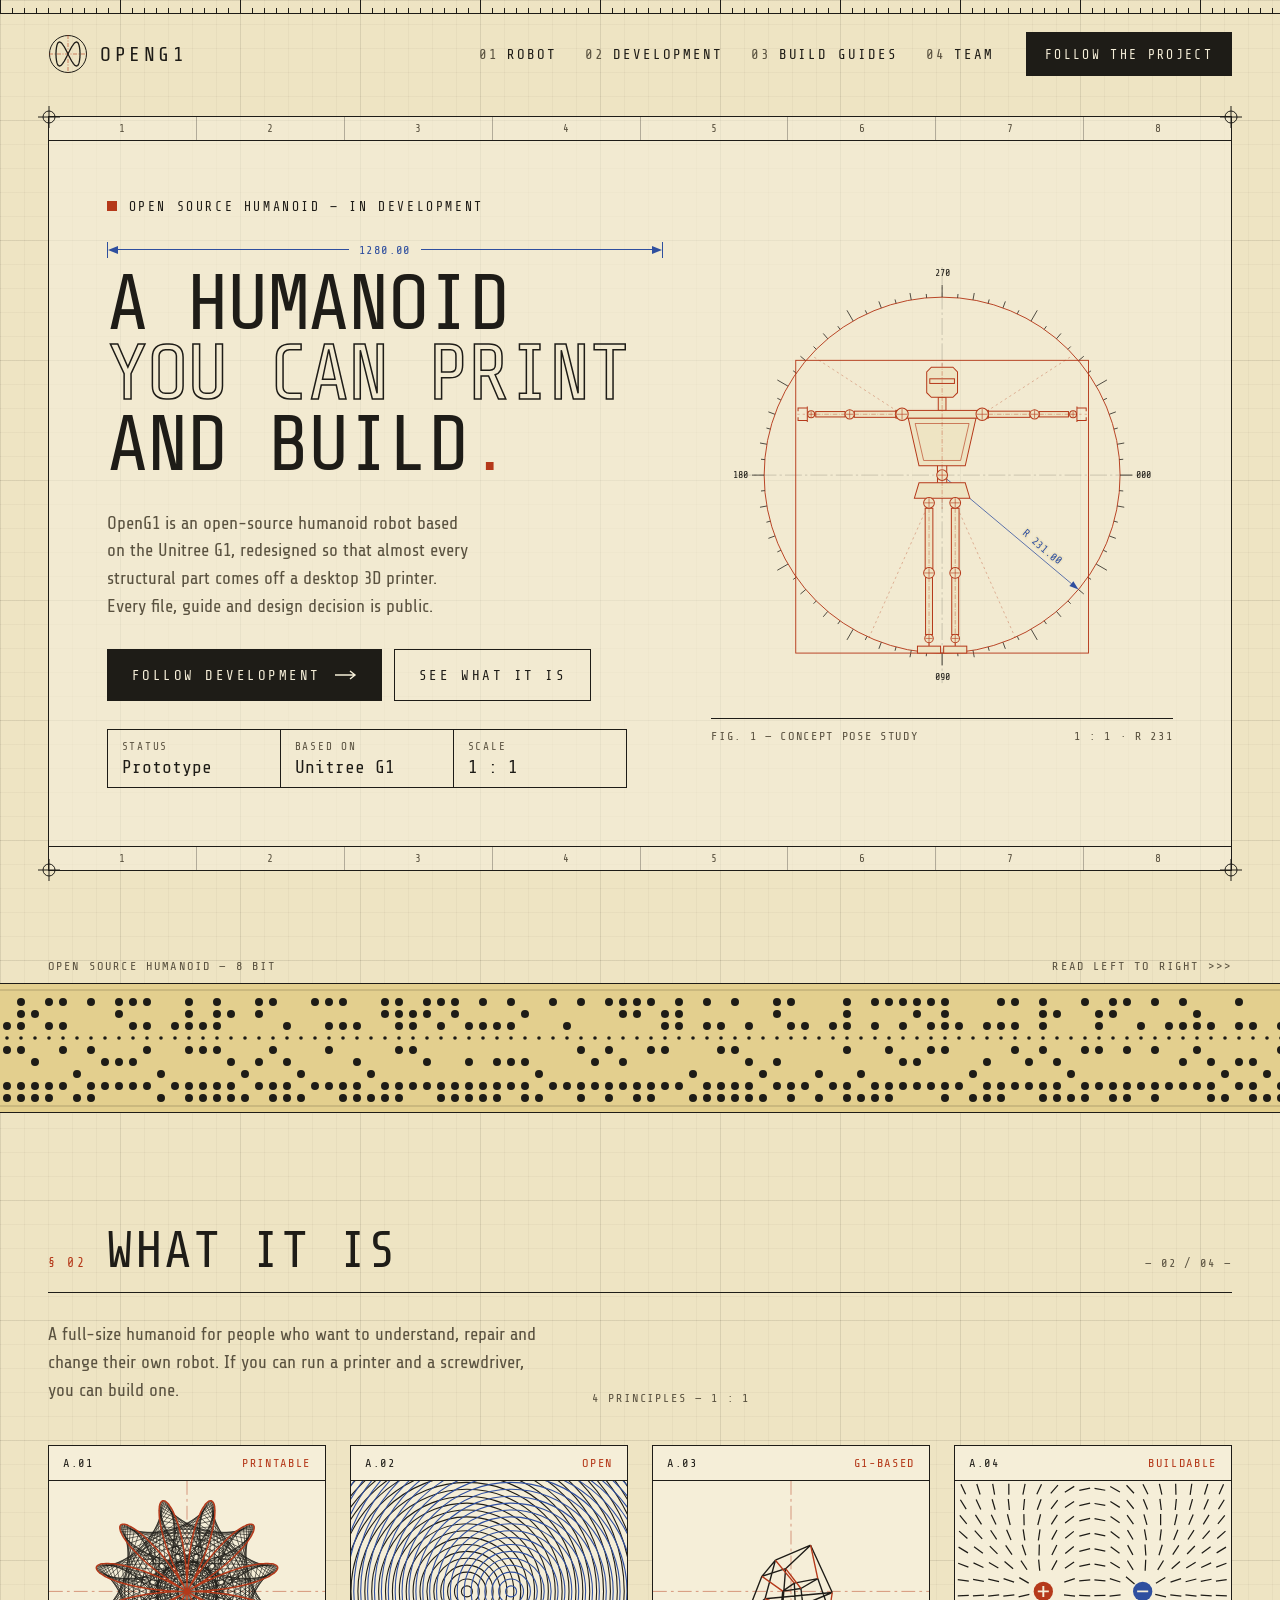
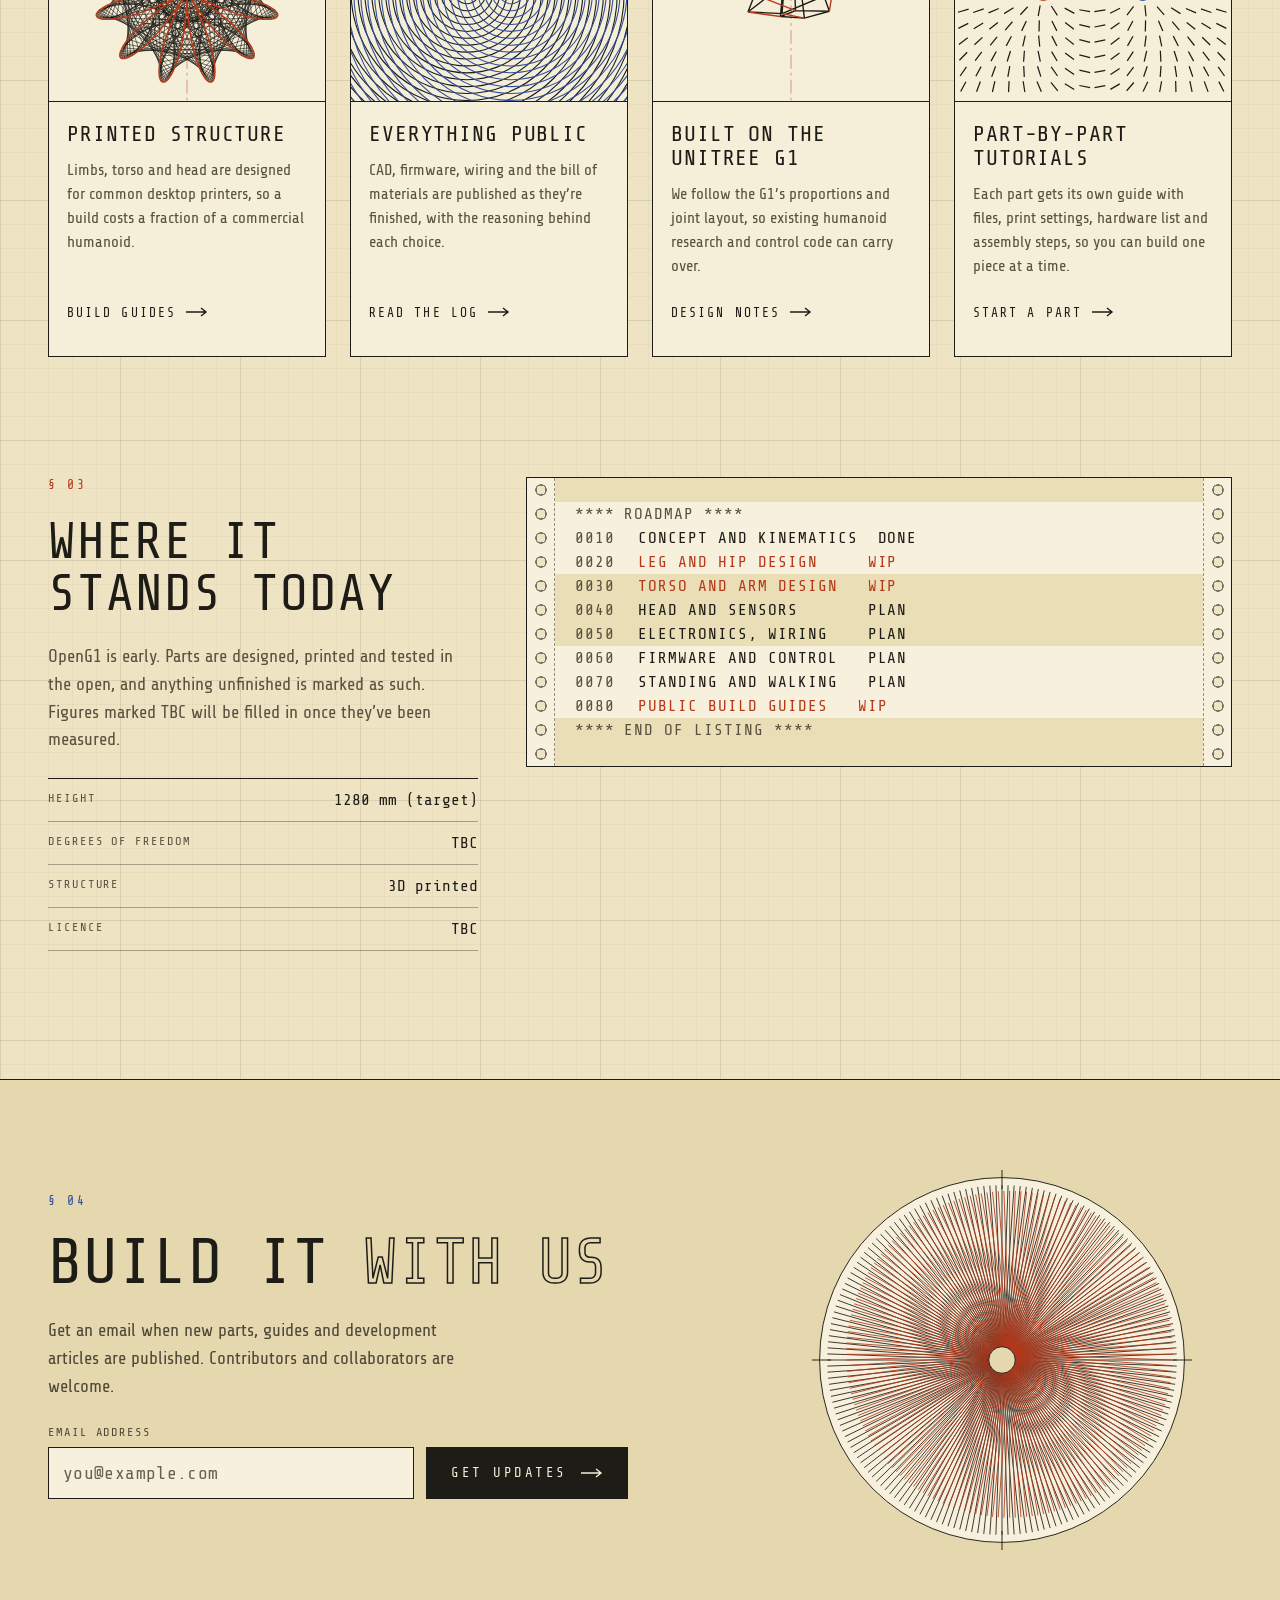
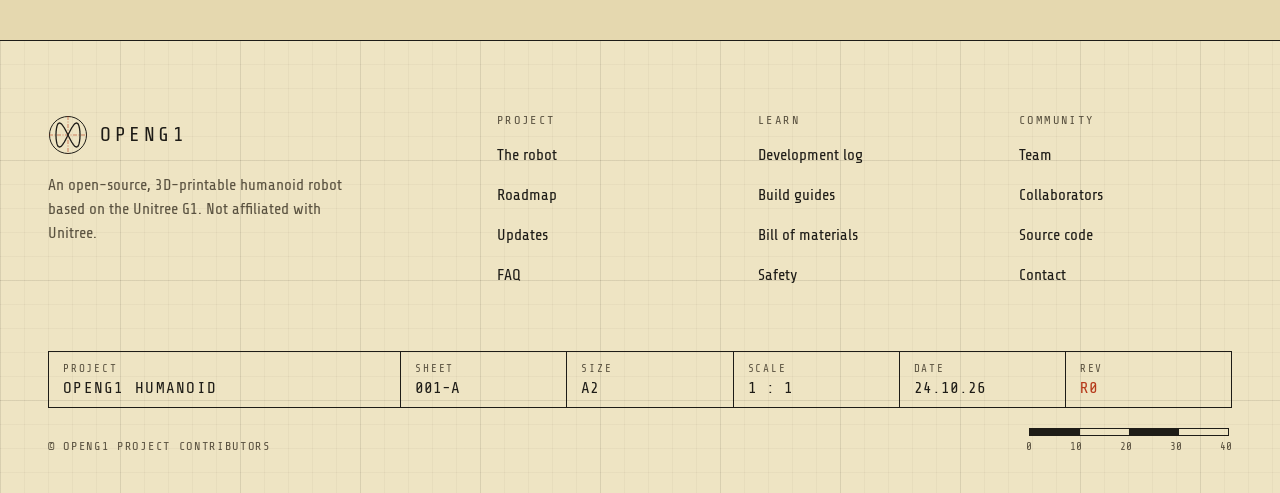
<file: index.html>
<!doctype html>
<html lang="en">
<head>
  <meta charset="utf-8">
  <meta name="viewport" content="width=device-width, initial-scale=1">
  <title>OpenG1 — an open-source, 3D-printable humanoid robot</title>
  <meta name="description" content="OpenG1 is an open-source humanoid robot based on the Unitree G1, designed to be 3D printed and built at home. In development.">
  <link rel="preconnect" href="https://fonts.googleapis.com">
  <link rel="preconnect" href="https://fonts.gstatic.com" crossorigin>
  <link rel="stylesheet" href="https://fonts.googleapis.com/css2?family=Share+Tech&amp;family=Share+Tech+Mono&amp;display=swap">
  <link rel="stylesheet" href="styles.css">
  <script src="script.js" defer></script>
</head>
<body>

<div class="ruler" aria-hidden="true"></div>

<!-- ============ Header ============ -->
<header class="site-header container">
  <nav class="nav" aria-label="Primary">
    <a class="brand" href="#">
      <svg class="brand-mark" width="40" height="40" viewBox="0 0 40 40" aria-hidden="true">
        <circle class="s-ink" cx="20" cy="20" r="18.5" fill="none" stroke-width="1"/>
        <path class="s-acc" d="M20 1V39M1 20H39" fill="none" stroke-width="0.6" stroke-dasharray="4 1.5 1 1.5"/>
        <path class="s-ink" data-art="logo" fill="none" stroke-width="1.3"/>
      </svg>
      <span class="brand-name">OpenG1</span>
    </a>
    <div class="nav-links">
      <a href="#robot"><span class="num">01</span>Robot</a>
      <a href="development.html"><span class="num">02</span>Development</a>
      <a href="guides.html"><span class="num">03</span>Build guides</a>
      <a href="team.html"><span class="num">04</span>Team</a>
    </div>
    <a class="btn btn--solid btn--sm" href="#follow">Follow the project</a>
  </nav>
</header>

<main>

  <!-- ============ Hero: drawing sheet ============ -->
  <section class="hero container">
    <div class="sheet">
      <svg class="reg reg--tl" viewBox="0 0 22 22" aria-hidden="true"><circle cx="11" cy="11" r="6"/><path d="M11 0V22M0 11H22"/></svg>
      <svg class="reg reg--tr" viewBox="0 0 22 22" aria-hidden="true"><circle cx="11" cy="11" r="6"/><path d="M11 0V22M0 11H22"/></svg>
      <svg class="reg reg--bl" viewBox="0 0 22 22" aria-hidden="true"><circle cx="11" cy="11" r="6"/><path d="M11 0V22M0 11H22"/></svg>
      <svg class="reg reg--br" viewBox="0 0 22 22" aria-hidden="true"><circle cx="11" cy="11" r="6"/><path d="M11 0V22M0 11H22"/></svg>

      <div class="zones" aria-hidden="true">
        <span>1</span><span>2</span><span>3</span><span>4</span><span>5</span><span>6</span><span>7</span><span>8</span>
      </div>

      <div class="hero-grid">
        <div class="hero-copy">
          <p class="eyebrow"><span class="eyebrow-dot" aria-hidden="true"></span>Open source humanoid — in development</p>

          <div class="hero-heading">
            <div class="dim" aria-hidden="true">
              <span class="dim-tick"></span>
              <svg width="10" height="8" viewBox="0 0 10 8"><path d="M0 4L10 0V8Z"/></svg>
              <span class="dim-line"></span>
              <span class="dim-label">1280.00</span>
              <span class="dim-line"></span>
              <svg width="10" height="8" viewBox="0 0 10 8"><path d="M10 4L0 0V8Z"/></svg>
              <span class="dim-tick"></span>
            </div>
            <h1 class="hero-title">
              <span>A humanoid</span>
              <span class="outline">you can print</span>
              <span>and build<span class="accent">.</span></span>
            </h1>
          </div>

          <p class="lede">OpenG1 is an open-source humanoid robot based on the Unitree G1, redesigned so that almost every structural part comes off a desktop 3D printer. Every file, guide and design decision is public.</p>

          <div class="actions">
            <a class="btn btn--solid" href="#follow">Follow development
              <svg class="arrow" width="22" height="10" viewBox="0 0 22 10" aria-hidden="true"><path d="M0 5H20M15 1L20 5L15 9"/></svg>
            </a>
            <a class="btn btn--ghost" href="#robot">See what it is</a>
          </div>

          <dl class="title-block title-block--hero">
            <div><dt>Status</dt><dd>Prototype</dd></div>
            <div><dt>Based on</dt><dd>Unitree G1</dd></div>
            <div><dt>Scale</dt><dd>1 : 1</dd></div>
          </dl>
        </div>

        <!-- OpenG1 robot: limbs swing about their joints between two poses -->
        <figure class="hero-fig">
          <svg class="OpenG1" viewBox="0 0 600 600" role="img" aria-label="Line drawing of the OpenG1 humanoid robot inside a circle and square, its arms and legs moving between two poses">
            <path class="s-ink" d="M300 30V570M30 300H570" fill="none" stroke-width="0.6" stroke-opacity="0.4" stroke-dasharray="22 4 3 4"/>
            <circle class="s-acc" cx="300" cy="300" r="231" fill="none" stroke-width="1.2"/>

            <g class="spin">
              <path class="s-ink" data-art="ticks" fill="none" stroke-width="1"/>
              <text class="f-ink" x="562" y="304" text-anchor="middle" font-size="13">000</text>
              <text class="f-ink" x="300" y="566" text-anchor="middle" font-size="13">090</text>
              <text class="f-ink" x="38" y="304" text-anchor="middle" font-size="13">180</text>
              <text class="f-ink" x="300" y="42" text-anchor="middle" font-size="13">270</text>
            </g>

            <rect class="s-acc" x="110" y="151" width="380" height="380" fill="none" stroke-width="1.2"/>

            <!-- ghost lines: both poses at once -->
            <path class="s-acc" d="M248 221H112M352 221H488M248 221L133.9 146.9M352 221L466.1 146.9M283 336V531M317 336V531M283 336L203.7 514.1M317 336L396.3 514.1" fill="none" stroke-width="0.8" stroke-dasharray="3 4" stroke-opacity="0.55"/>

            <!-- radius dimension -->
            <path class="s-acc2" d="M300 300L468 441" fill="none" stroke-width="1"/>
            <polygon class="f-acc2" points="477,448.5 465.2,443.9 470.4,437.7"/>
            <text class="f-acc2 halo" x="0" y="0" transform="translate(427 397) rotate(40)" text-anchor="middle" font-size="14">R 231.00</text>

            <g class="robot">
              <g class="leg-l">
                <rect x="278" y="343" width="10" height="78"/>
                <rect x="278.5" y="433" width="9" height="74"/>
                <path class="open" d="M283 517.5V522"/>
                <rect x="268" y="522" width="30" height="9"/>
                <path class="cl" d="M283 343V421M283 433V507"/>
                <circle cx="283" cy="427" r="7"/>
                <circle cx="283" cy="512" r="5.5"/>
                <path class="thin" d="M277 427H289M283 421V433M278.5 512H287.5M283 507.5V516.5"/>
              </g>
              <g class="leg-r">
                <rect x="312" y="343" width="10" height="78"/>
                <rect x="312.5" y="433" width="9" height="74"/>
                <path class="open" d="M317 517.5V522"/>
                <rect x="302" y="522" width="30" height="9"/>
                <path class="cl" d="M317 343V421M317 433V507"/>
                <circle cx="317" cy="427" r="7"/>
                <circle cx="317" cy="512" r="5.5"/>
                <path class="thin" d="M311 427H323M317 421V433M312.5 512H321.5M317 507.5V516.5"/>
              </g>
              <g class="arm-l">
                <rect x="186" y="217" width="54" height="8"/>
                <rect x="136" y="217.5" width="38" height="7"/>
                <path class="open" d="M125 211V231M125 213H113V217M125 229H113V225"/>
                <path class="cl" d="M186 221H240M136 221H174"/>
                <circle cx="180" cy="221" r="6"/>
                <circle cx="130" cy="221" r="4.5"/>
                <path class="thin" d="M175 221H185M180 216V226M126.5 221H133.5M130 217.5V224.5"/>
              </g>
              <g class="arm-r">
                <rect x="360" y="217" width="54" height="8"/>
                <rect x="426" y="217.5" width="38" height="7"/>
                <path class="open" d="M475 211V231M475 213H487V217M475 229H487V225"/>
                <path class="cl" d="M360 221H414M426 221H464"/>
                <circle cx="420" cy="221" r="6"/>
                <circle cx="470" cy="221" r="4.5"/>
                <path class="thin" d="M415 221H425M420 216V226M466.5 221H473.5M470 217.5V224.5"/>
              </g>
              <!-- neck, head, torso, waist, pelvis, shoulder beam -->
              <rect x="295" y="199" width="10" height="17"/>
              <path d="M286 160H314L320 166V193L314 199H286L280 193V166Z"/>
              <rect x="284" y="175" width="32" height="6"/>
              <path d="M256 226H344L330 288H270Z"/>
              <path class="thin" d="M265 233H335L324 281H276Z"/>
              <path class="open" d="M294 288V310M306 288V310"/>
              <path d="M270 310H330L336 330H264Z"/>
              <rect x="240" y="216" width="120" height="10"/>
              <path class="cl" d="M300 154V344"/>
              <!-- fixed joints: shoulders, waist, hips -->
              <circle cx="248" cy="221" r="8"/>
              <circle cx="352" cy="221" r="8"/>
              <circle cx="300" cy="300" r="7"/>
              <circle cx="283" cy="336" r="7"/>
              <circle cx="317" cy="336" r="7"/>
              <path class="thin" d="M241 221H255M248 214V228M345 221H359M352 214V228M294 300H306M300 294V306M277 336H289M283 330V342M311 336H323M317 330V342"/>
            </g>
          </svg>
          <figcaption><span>Fig. 1 — concept pose study</span><span>1 : 1 · R 231</span></figcaption>
        </figure>
      </div>

      <div class="zones zones--bottom" aria-hidden="true">
        <span>1</span><span>2</span><span>3</span><span>4</span><span>5</span><span>6</span><span>7</span><span>8</span>
      </div>
    </div>
  </section>

  <!-- ============ Punched paper tape (encodes text in 8-bit ASCII; set the string in script.js) ============ -->
  <section class="tape-section" aria-hidden="true">
    <div class="container tape-meta"><span>Open source humanoid — 8 bit</span><span>Read left to right &gt;&gt;&gt;</span></div>
    <div class="tape">
      <div class="tape-track">
        <svg height="128" data-tape>
          <path class="s-ink" data-art="tapeEdge" fill="none" stroke-width="0.5" stroke-opacity="0.5"/>
          <path class="f-ink" data-art="tape.holes"/>
          <path class="f-ink" data-art="tape.feed"/>
        </svg>
      </div>
    </div>
  </section>

  <!-- ============ § 02 — Cards ============ -->
  <section class="section container" id="robot">
    <header class="section-head">
      <span class="sec-num">§ 02</span>
      <h2>What it is</h2>
      <span class="page-num">— 02 / 04 —</span>
    </header>
    <div class="section-intro">
      <p class="body-lg">A full-size humanoid for people who want to understand, repair and change their own robot. If you can run a printer and a screwdriver, you can build one.</p>
      <span class="meta">4 principles — 1 : 1</span>
    </div>

    <div class="cards">
      <article class="card">
        <div class="card-head"><span>A.01</span><span class="accent">Printable</span></div>
        <svg class="card-art" viewBox="0 0 200 160" aria-hidden="true">
          <path class="s-acc" d="M100 0V160M0 80H200" fill="none" stroke-width="0.5" stroke-dasharray="10 3 2 3" stroke-opacity="0.7"/>
          <path class="s-ink" data-art="maurer" fill="none" stroke-width="0.45"/>
          <path class="s-acc" data-art="rose" fill="none" stroke-width="1.1"/>
        </svg>
        <div class="card-body">
          <h3>Printed structure</h3>
          <p>Limbs, torso and head are designed for common desktop printers, so a build costs a fraction of a commercial humanoid.</p>
          <a class="link-arrow" href="guides.html">Build guides
            <svg class="arrow" width="22" height="10" viewBox="0 0 22 10" aria-hidden="true"><path d="M0 5H20M15 1L20 5L15 9"/></svg>
          </a>
        </div>
      </article>

      <article class="card">
        <div class="card-head"><span>A.02</span><span class="accent">Open</span></div>
        <svg class="card-art" viewBox="0 0 200 160" aria-hidden="true">
          <path class="s-ink" data-art="moire1" fill="none" stroke-width="0.8"/>
          <path class="s-acc2" data-art="moire2" fill="none" stroke-width="0.8"/>
        </svg>
        <div class="card-body">
          <h3>Everything public</h3>
          <p>CAD, firmware, wiring and the bill of materials are published as they’re finished, with the reasoning behind each choice.</p>
          <a class="link-arrow" href="development.html">Read the log
            <svg class="arrow" width="22" height="10" viewBox="0 0 22 10" aria-hidden="true"><path d="M0 5H20M15 1L20 5L15 9"/></svg>
          </a>
        </div>
      </article>

      <article class="card">
        <div class="card-head"><span>A.03</span><span class="accent">G1-based</span></div>
        <svg class="card-art" viewBox="0 0 200 160" aria-hidden="true">
          <path class="s-acc" d="M100 0V160M0 80H200" fill="none" stroke-width="0.5" stroke-dasharray="10 3 2 3" stroke-opacity="0.7"/>
          <path class="s-ink" data-art="tessA" fill="none" stroke-width="1"/>
          <path class="s-acc" data-art="tessW" fill="none" stroke-width="1"/>
        </svg>
        <div class="card-body">
          <h3>Built on the Unitree G1</h3>
          <p>We follow the G1’s proportions and joint layout, so existing humanoid research and control code can carry over.</p>
          <a class="link-arrow" href="#">Design notes
            <svg class="arrow" width="22" height="10" viewBox="0 0 22 10" aria-hidden="true"><path d="M0 5H20M15 1L20 5L15 9"/></svg>
          </a>
        </div>
      </article>

      <article class="card">
        <div class="card-head"><span>A.04</span><span class="accent">Buildable</span></div>
        <svg class="card-art" viewBox="0 0 200 160" aria-hidden="true">
          <path class="s-ink" data-art="field" fill="none" stroke-width="0.9"/>
          <circle class="f-acc" cx="64" cy="80" r="7"/>
          <circle class="f-acc2" cx="136" cy="80" r="7"/>
          <path class="s-card" d="M60 80H68M64 76V84M132 80H140" fill="none" stroke-width="1.4"/>
        </svg>
        <div class="card-body">
          <h3>Part-by-part tutorials</h3>
          <p>Each part gets its own guide with files, print settings, hardware list and assembly steps, so you can build one piece at a time.</p>
          <a class="link-arrow" href="guides.html">Start a part
            <svg class="arrow" width="22" height="10" viewBox="0 0 22 10" aria-hidden="true"><path d="M0 5H20M15 1L20 5L15 9"/></svg>
          </a>
        </div>
      </article>
    </div>
  </section>

  <!-- ============ § 03 — Status + line-printer roadmap ============ -->
  <section class="section section--wide container" id="status">
    <div class="split">
      <div class="split-copy">
        <span class="sec-num">§ 03</span>
        <h2>Where it stands today</h2>
        <p class="body-lg">OpenG1 is early. Parts are designed, printed and tested in the open, and anything unfinished is marked as such. Figures marked TBC will be filled in once they’ve been measured.</p>
        <dl class="specs">
          <div><dt>Height</dt><dd>1280 mm (target)</dd></div>
          <div><dt>Degrees of freedom</dt><dd>TBC</dd></div>
          <div><dt>Structure</dt><dd>3D printed</dd></div>
          <div><dt>Licence</dt><dd>TBC</dd></div>
        </dl>
      </div>

      <div class="printout">
        <div class="sprockets" aria-hidden="true"></div>
        <div class="print-body">
          <div class="pl pl--muted">**** Roadmap ****</div>
          <div class="pl"><span class="ln">0010</span><span>Concept and kinematics  DONE</span></div>
          <div class="pl"><span class="ln">0020</span><span class="accent">Leg and hip design     WIP</span></div>
          <div class="pl"><span class="ln">0030</span><span class="accent">Torso and arm design   WIP</span></div>
          <div class="pl"><span class="ln">0040</span><span>Head and sensors       PLAN</span></div>
          <div class="pl"><span class="ln">0050</span><span>Electronics, wiring    PLAN</span></div>
          <div class="pl"><span class="ln">0060</span><span>Firmware and control   PLAN</span></div>
          <div class="pl"><span class="ln">0070</span><span>Standing and walking   PLAN</span></div>
          <div class="pl"><span class="ln">0080</span><span class="accent">Public build guides   WIP</span></div>
          <div class="pl pl--muted">**** End of listing ****</div>
        </div>
        <div class="sprockets sprockets--right" aria-hidden="true"></div>
      </div>
    </div>
  </section>

  <!-- ============ § 04 — Call to action ============ -->
  <section class="band" id="follow">
    <div class="band-inner container">
      <div class="band-copy">
        <span class="sec-num sec-num--alt">§ 04</span>
        <h2 class="band-title">Build it <span class="outline">with us</span></h2>
        <p class="body-lg">Get an email when new parts, guides and development articles are published. Contributors and collaborators are welcome.</p>
        <form class="signup" action="#" method="post">
          <label>Email address
            <input type="email" name="email" placeholder="you@example.com" autocomplete="email" required>
          </label>
          <button type="submit" class="btn btn--solid">Get updates
            <svg class="arrow" width="22" height="10" viewBox="0 0 22 10" aria-hidden="true"><path d="M0 5H20M15 1L20 5L15 9"/></svg>
          </button>
          <p class="signup-status" role="status" aria-live="polite"></p>
        </form>
      </div>
      <div class="band-art">
        <svg viewBox="0 0 400 400" aria-hidden="true">
          <circle class="f-panel s-ink" cx="200" cy="200" r="192" stroke-width="1"/>
          <g class="spin"><path class="s-ink" data-art="rays" fill="none" stroke-width="0.9"/></g>
          <g class="spin-rev"><path class="s-acc" data-art="rays2" fill="none" stroke-width="0.9"/></g>
          <circle class="f-band s-ink" cx="200" cy="200" r="14" stroke-width="1"/>
          <path class="s-ink" d="M200 0V20M200 380V400M0 200H20M380 200H400" fill="none" stroke-width="1"/>
        </svg>
      </div>
    </div>
  </section>

</main>

<!-- ============ Footer ============ -->
<footer class="site-footer container">
  <div class="footer-grid">
    <div class="footer-brand">
      <div class="brand">
        <svg class="brand-mark" width="40" height="40" viewBox="0 0 40 40" aria-hidden="true">
          <circle class="s-ink" cx="20" cy="20" r="18.5" fill="none" stroke-width="1"/>
          <path class="s-acc" d="M20 1V39M1 20H39" fill="none" stroke-width="0.6" stroke-dasharray="4 1.5 1 1.5"/>
          <path class="s-ink" data-art="logo" fill="none" stroke-width="1.3"/>
        </svg>
        <span class="brand-name">OpenG1</span>
      </div>
      <p>An open-source, 3D-printable humanoid robot based on the Unitree G1. Not affiliated with Unitree.</p>
    </div>
    <nav class="footer-nav" aria-label="Project">
      <h3>Project</h3>
      <ul>
        <li><a href="#robot">The robot</a></li>
        <li><a href="#">Roadmap</a></li>
        <li><a href="#follow">Updates</a></li>
        <li><a href="#">FAQ</a></li>
      </ul>
    </nav>
    <nav class="footer-nav" aria-label="Learn">
      <h3>Learn</h3>
      <ul>
        <li><a href="development.html">Development log</a></li>
        <li><a href="guides.html">Build guides</a></li>
        <li><a href="#">Bill of materials</a></li>
        <li><a href="#">Safety</a></li>
      </ul>
    </nav>
    <nav class="footer-nav" aria-label="Community">
      <h3>Community</h3>
      <ul>
        <li><a href="team.html">Team</a></li>
        <li><a href="team.html#collaborators">Collaborators</a></li>
        <li><a href="https://github.com/open3dhumanoid">Source code</a></li>
        <li><a href="#">Contact</a></li>
      </ul>
    </nav>
  </div>

  <dl class="title-block title-block--footer">
    <div class="wide"><dt>Project</dt><dd class="caps">OpenG1 humanoid</dd></div>
    <div><dt>Sheet</dt><dd>001-A</dd></div>
    <div><dt>Size</dt><dd>A2</dd></div>
    <div><dt>Scale</dt><dd>1 : 1</dd></div>
    <div><dt>Date</dt><dd>24.10.26</dd></div>
    <div><dt>Rev</dt><dd class="accent">R0</dd></div>
  </dl>

  <div class="footer-bottom">
    <span>© OpenG1 project contributors</span>
    <div class="scale" aria-hidden="true">
      <div class="scale-bar"><span></span><span></span><span></span><span></span></div>
      <div class="scale-labels"><span>0</span><span>10</span><span>20</span><span>30</span><span>40</span></div>
    </div>
  </div>
</footer>

</body>
</html>
</file>
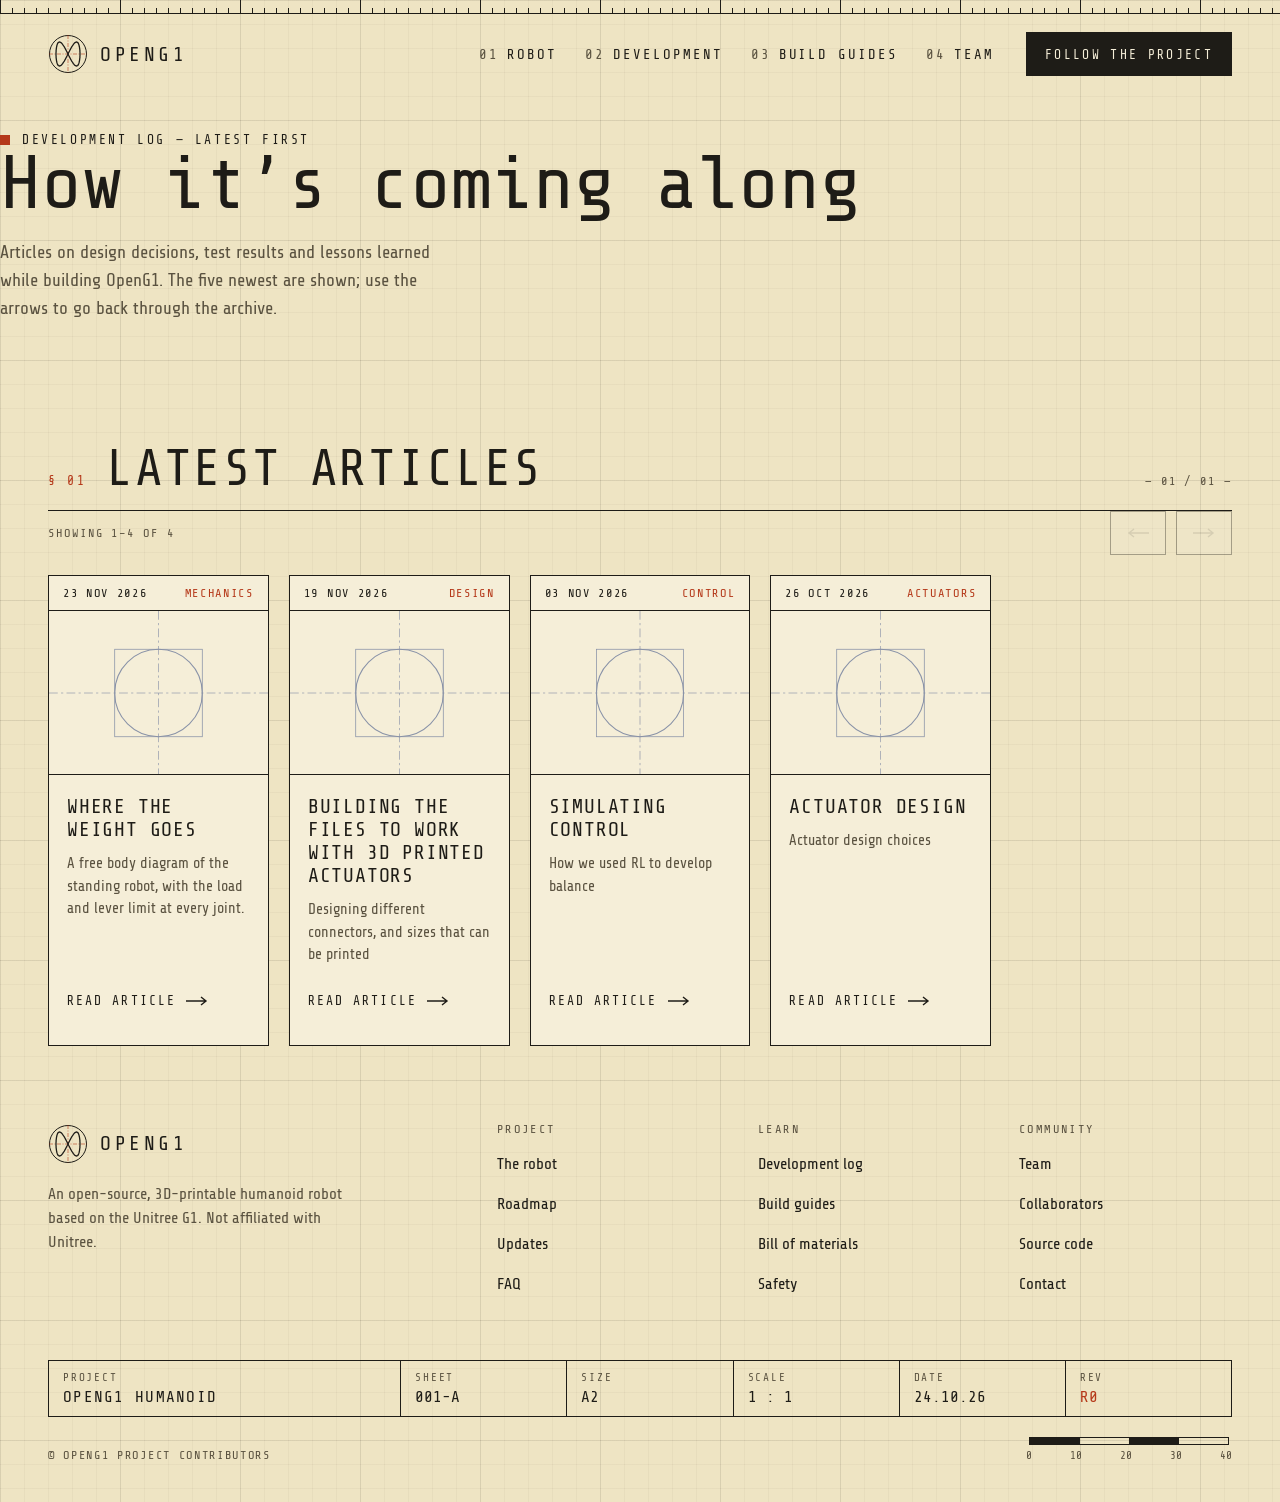
<file: development.html>
<!doctype html>
<html lang="en">
<head>
  <meta charset="utf-8">
  <meta name="viewport" content="width=device-width, initial-scale=1">
  <title>Development — OpenG1</title>
  <meta name="description" content="Development articles for the open-source OpenG1 humanoid robot.">
  <link rel="preconnect" href="https://fonts.googleapis.com">
  <link rel="preconnect" href="https://fonts.gstatic.com" crossorigin>
  <link rel="stylesheet" href="https://fonts.googleapis.com/css2?family=Share+Tech&amp;family=Share+Tech+Mono&amp;display=swap">
  <link rel="stylesheet" href="styles.css">
  <link rel="stylesheet" href="pages.css">
  <script src="script.js" defer></script>
  <script src="development.js" defer></script>
</head>
<body>

<div class="ruler" aria-hidden="true"></div>

<!-- ============ Header ============ -->
<header class="site-header container">
  <nav class="nav" aria-label="Primary">
    <a class="brand" href="index.html">
      <svg class="brand-mark" width="40" height="40" viewBox="0 0 40 40" aria-hidden="true">
        <circle class="s-ink" cx="20" cy="20" r="18.5" fill="none" stroke-width="1"/>
        <path class="s-acc" d="M20 1V39M1 20H39" fill="none" stroke-width="0.6" stroke-dasharray="4 1.5 1 1.5"/>
        <path class="s-ink" data-art="logo" fill="none" stroke-width="1.3"/>
      </svg>
      <span class="brand-name">OpenG1</span>
    </a>
    <div class="nav-links">
      <a href="index.html#robot"><span class="num">01</span>Robot</a>
      <a href="development.html" aria-current="page"><span class="num">02</span>Development</a>
      <a href="guides.html"><span class="num">03</span>Build guides</a>
      <a href="team.html"><span class="num">04</span>Team</a>
    </div>
    <a class="btn btn--solid btn--sm" href="index.html#follow">Follow the project</a>
  </nav>
</header>

<main>
  <section class="page-intro container">
    <p class="eyebrow"><span class="eyebrow-dot" aria-hidden="true"></span>Development log — latest first</p>
    <h1 class="page-title">How it’s coming along</h1>
    <p class="lede">Articles on design decisions, test results and lessons learned while building OpenG1. The five newest are shown; use the arrows to go back through the archive.</p>
  </section>

  <section class="section container">
    <header class="section-head">
      <span class="sec-num">§ 01</span>
      <h2>Latest articles</h2>
      <span class="page-num">— 01 / 01 —</span>
    </header>
    <div class="dev-bar">
      <span class="meta" data-dev-count role="status" aria-live="polite"></span>
      <div class="dev-arrows">
        <button type="button" class="btn btn--sm" data-dev-prev aria-label="Newer articles"><svg class="arrow arrow-left" width="22" height="10" viewBox="0 0 22 10" aria-hidden="true"><path d="M0 5H20M15 1L20 5L15 9"/></svg></button>
        <button type="button" class="btn btn--sm" data-dev-next aria-label="Older articles"><svg class="arrow" width="22" height="10" viewBox="0 0 22 10" aria-hidden="true"><path d="M0 5H20M15 1L20 5L15 9"/></svg></button>
      </div>
    </div>
    <div class="dev-track" data-dev-track tabindex="0" role="region" aria-label="Development articles"></div>
    <noscript><p class="body-lg">Turn on JavaScript to browse the development articles.</p></noscript>
  </section>
</main>

<!-- ============ Footer ============ -->
<footer class="site-footer container">
  <div class="footer-grid">
    <div class="footer-brand">
      <div class="brand">
        <svg class="brand-mark" width="40" height="40" viewBox="0 0 40 40" aria-hidden="true">
        <circle class="s-ink" cx="20" cy="20" r="18.5" fill="none" stroke-width="1"/>
        <path class="s-acc" d="M20 1V39M1 20H39" fill="none" stroke-width="0.6" stroke-dasharray="4 1.5 1 1.5"/>
        <path class="s-ink" data-art="logo" fill="none" stroke-width="1.3"/>
      </svg>
        <span class="brand-name">OpenG1</span>
      </div>
      <p>An open-source, 3D-printable humanoid robot based on the Unitree G1. Not affiliated with Unitree.</p>
    </div>
    <nav class="footer-nav" aria-label="Project">
      <h3>Project</h3>
      <ul>
        <li><a href="index.html#robot">The robot</a></li>
        <li><a href="index.html#status">Roadmap</a></li>
        <li><a href="index.html#follow">Updates</a></li>
        <li><a href="#">FAQ</a></li>
      </ul>
    </nav>
    <nav class="footer-nav" aria-label="Learn">
      <h3>Learn</h3>
      <ul>
        <li><a href="development.html">Development log</a></li>
        <li><a href="guides.html">Build guides</a></li>
        <li><a href="#">Bill of materials</a></li>
        <li><a href="#">Safety</a></li>
      </ul>
    </nav>
    <nav class="footer-nav" aria-label="Community">
      <h3>Community</h3>
      <ul>
        <li><a href="team.html">Team</a></li>
        <li><a href="team.html#collaborators">Collaborators</a></li>
        <li><a href="https://github.com/open3dhumanoid">Source code</a></li>
        <li><a href="#">Contact</a></li>
      </ul>
    </nav>
  </div>

  <dl class="title-block title-block--footer">
    <div class="wide"><dt>Project</dt><dd class="caps">OpenG1 humanoid</dd></div>
    <div><dt>Sheet</dt><dd>001-A</dd></div>
    <div><dt>Size</dt><dd>A2</dd></div>
    <div><dt>Scale</dt><dd>1 : 1</dd></div>
    <div><dt>Date</dt><dd>24.10.26</dd></div>
    <div><dt>Rev</dt><dd class="accent">R0</dd></div>
  </dl>

  <div class="footer-bottom">
    <span>© OpenG1 project contributors</span>
    <div class="scale" aria-hidden="true">
      <div class="scale-bar"><span></span><span></span><span></span><span></span></div>
      <div class="scale-labels"><span>0</span><span>10</span><span>20</span><span>30</span><span>40</span></div>
    </div>
  </div>
</footer>

</body>
</html>
</file>
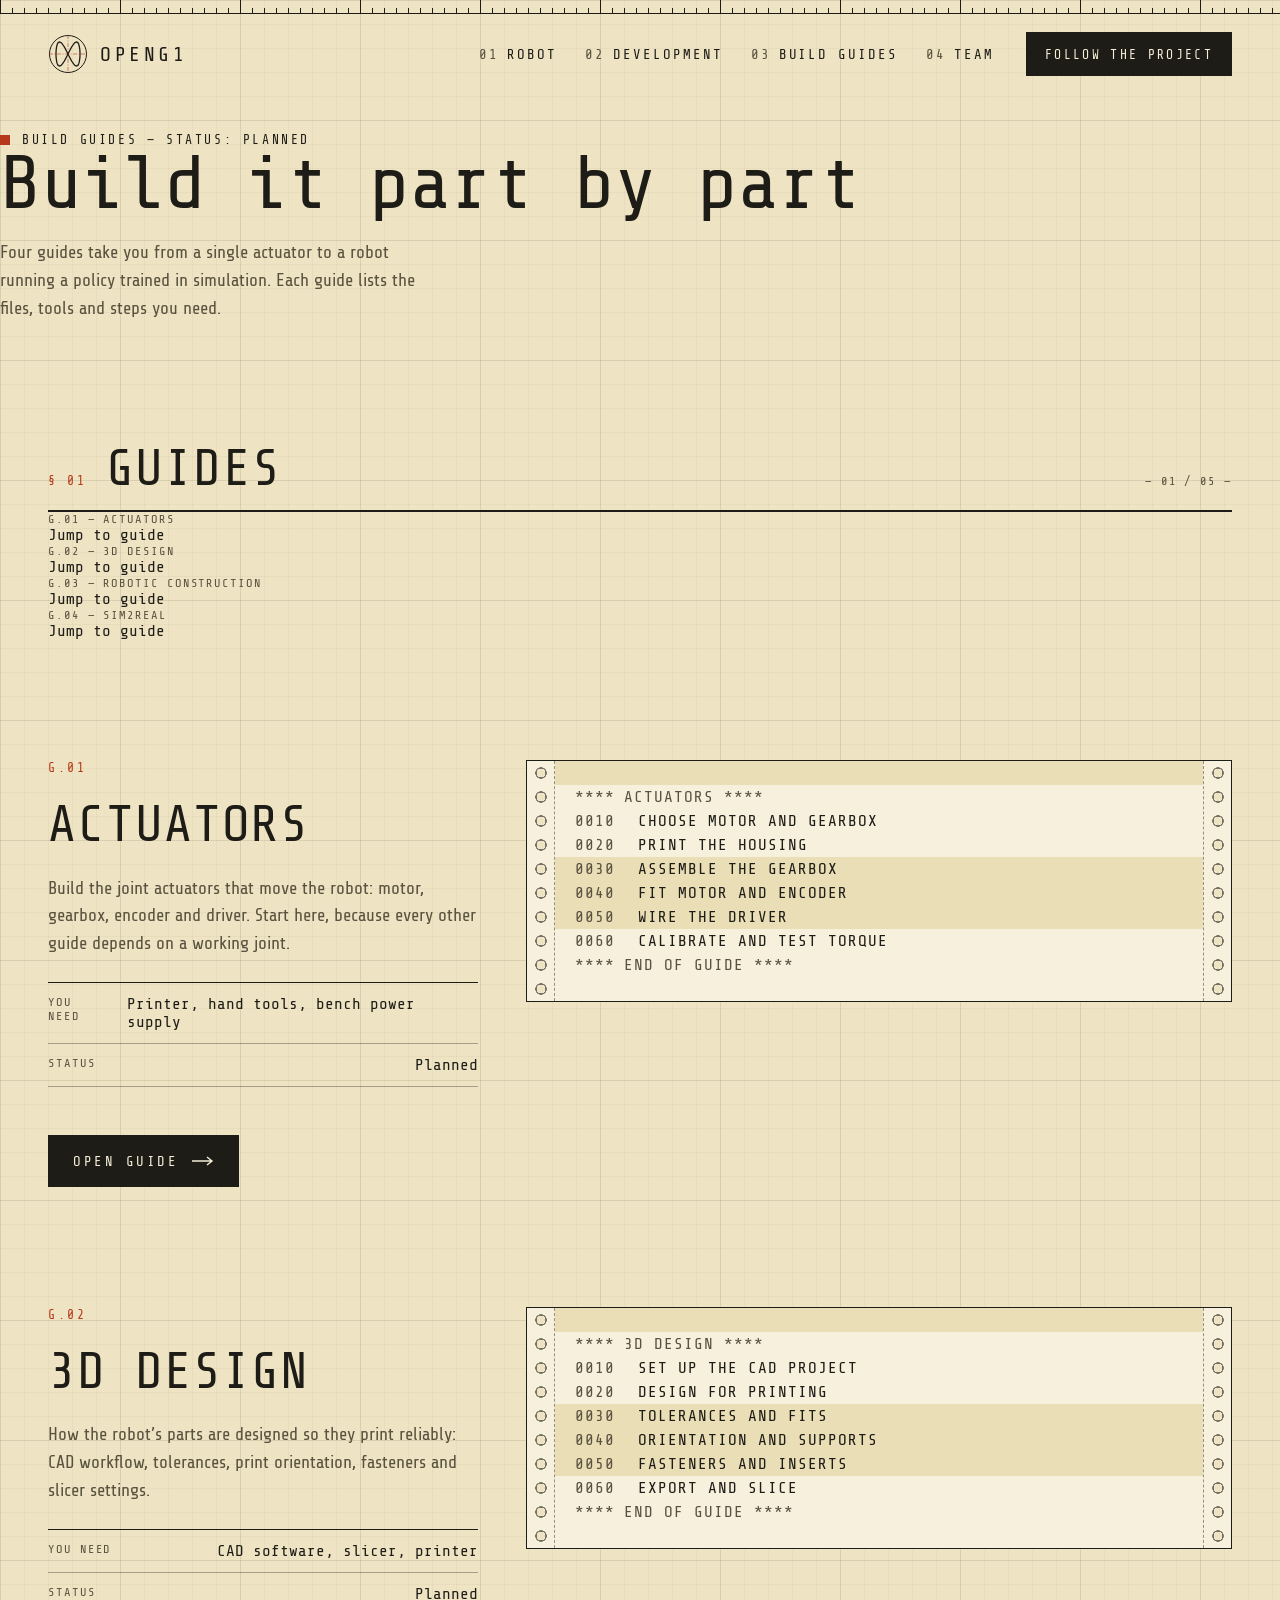
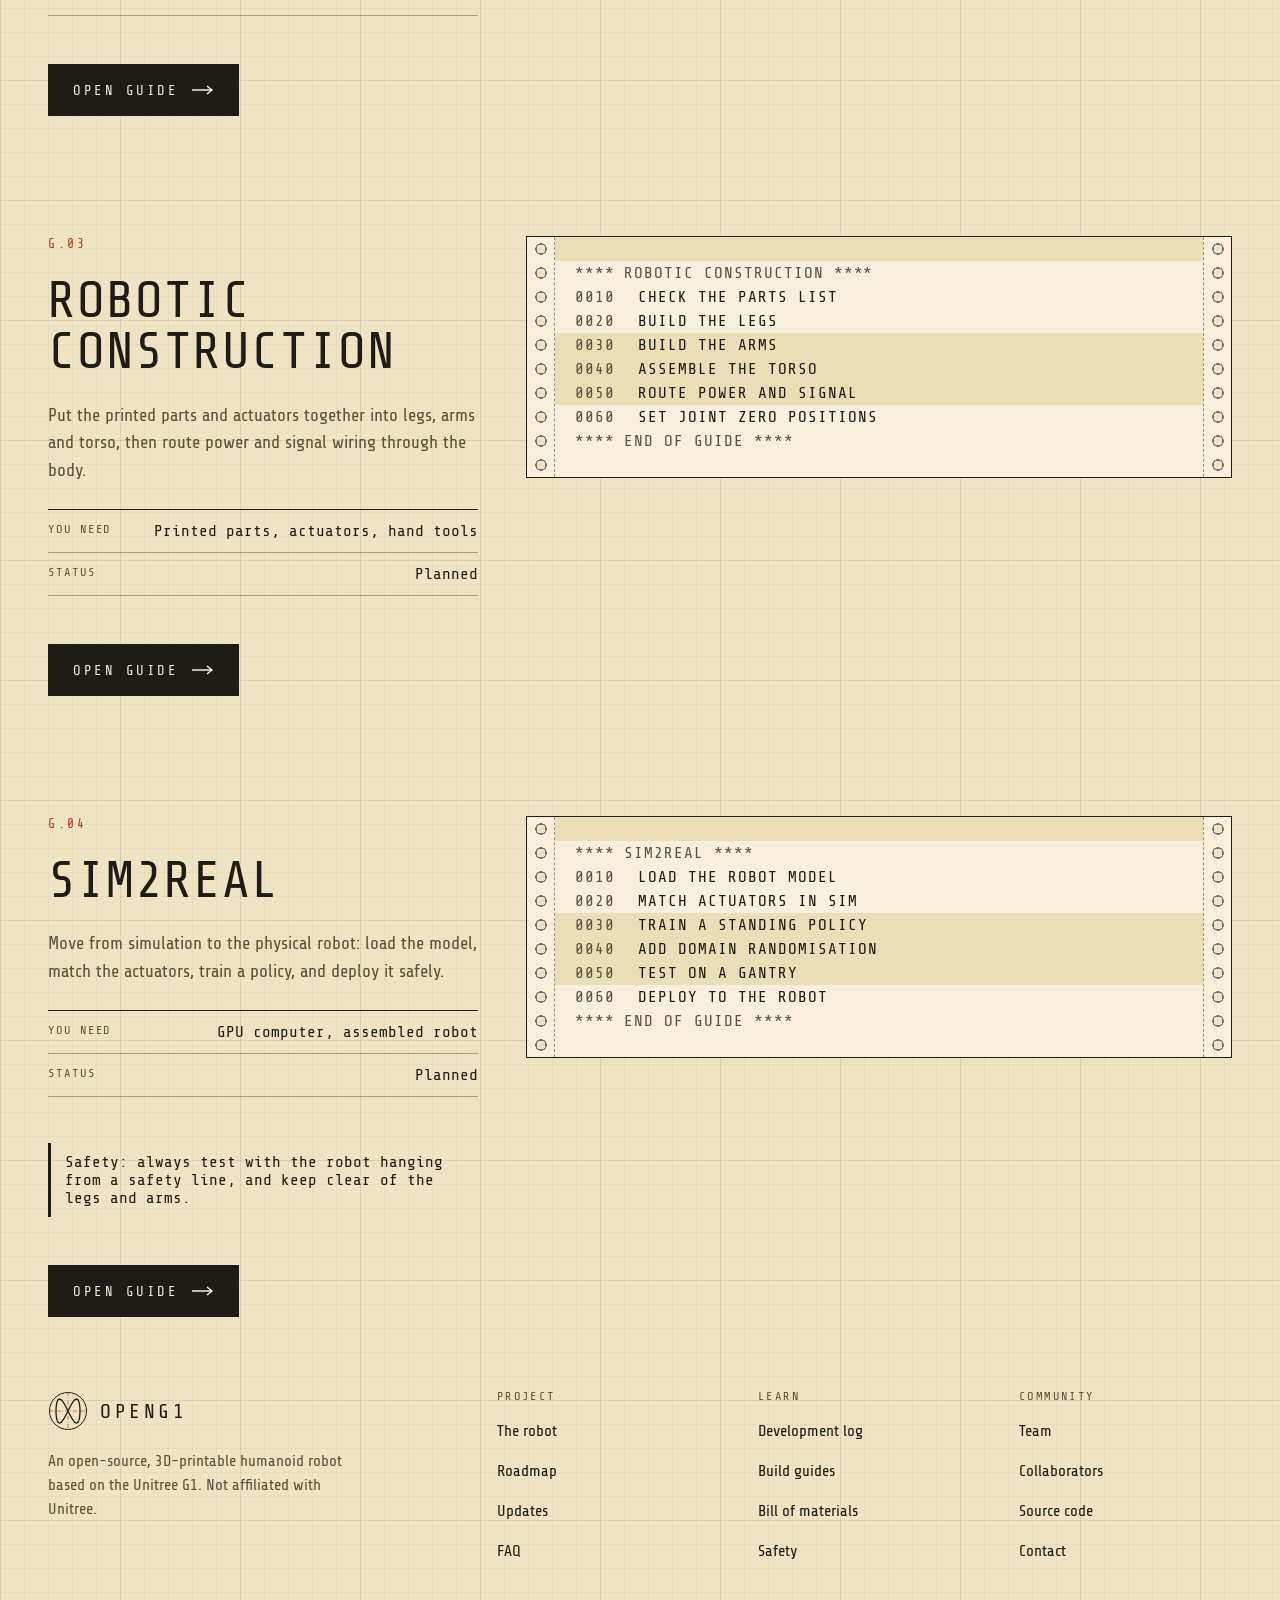
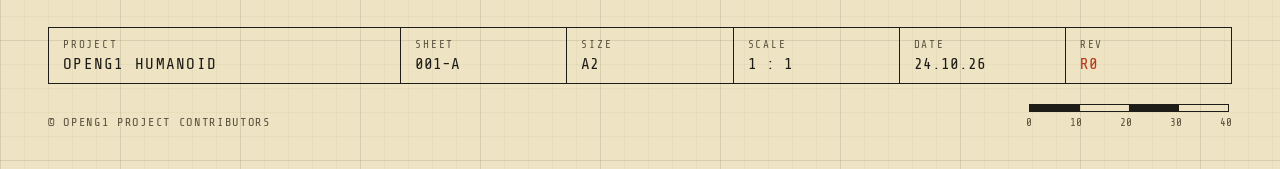
<file: guides.html>
<!doctype html>
<html lang="en">
<head>
  <meta charset="utf-8">
  <meta name="viewport" content="width=device-width, initial-scale=1">
  <title>Build guides — OpenG1</title>
  <meta name="description" content="Step-by-step build guides for the OpenG1 humanoid: actuators, 3D design, robotic construction and sim2real.">
  <link rel="preconnect" href="https://fonts.googleapis.com">
  <link rel="preconnect" href="https://fonts.gstatic.com" crossorigin>
  <link rel="stylesheet" href="https://fonts.googleapis.com/css2?family=Share+Tech&amp;family=Share+Tech+Mono&amp;display=swap">
  <link rel="stylesheet" href="styles.css">
  <link rel="stylesheet" href="pages.css">
  <script src="script.js" defer></script>
</head>
<body>

<div class="ruler" aria-hidden="true"></div>

<!-- ============ Header ============ -->
<header class="site-header container">
  <nav class="nav" aria-label="Primary">
    <a class="brand" href="index.html">
      <svg class="brand-mark" width="40" height="40" viewBox="0 0 40 40" aria-hidden="true">
        <circle class="s-ink" cx="20" cy="20" r="18.5" fill="none" stroke-width="1"/>
        <path class="s-acc" d="M20 1V39M1 20H39" fill="none" stroke-width="0.6" stroke-dasharray="4 1.5 1 1.5"/>
        <path class="s-ink" data-art="logo" fill="none" stroke-width="1.3"/>
      </svg>
      <span class="brand-name">OpenG1</span>
    </a>
    <div class="nav-links">
      <a href="index.html#robot"><span class="num">01</span>Robot</a>
      <a href="development.html"><span class="num">02</span>Development</a>
      <a href="guides.html" aria-current="page"><span class="num">03</span>Build guides</a>
      <a href="team.html"><span class="num">04</span>Team</a>
    </div>
    <a class="btn btn--solid btn--sm" href="index.html#follow">Follow the project</a>
  </nav>
</header>

<main>
  <section class="page-intro container">
    <p class="eyebrow"><span class="eyebrow-dot" aria-hidden="true"></span>Build guides — status: planned</p>
    <h1 class="page-title">Build it part by part</h1>
    <p class="lede">Four guides take you from a single actuator to a robot running a policy trained in simulation. Each guide lists the files, tools and steps you need.</p>
  </section>

  <section class="section container">
    <header class="section-head">
      <span class="sec-num">§ 01</span>
      <h2>Guides</h2>
      <span class="page-num">— 01 / 05 —</span>
    </header>
    <dl class="specs guide-index">
      <a href="#actuators"><div><dt>G.01 — Actuators</dt><dd>Jump to guide</dd></div></a>
      <a href="#3d-design"><div><dt>G.02 — 3D design</dt><dd>Jump to guide</dd></div></a>
      <a href="#construction"><div><dt>G.03 — Robotic construction</dt><dd>Jump to guide</dd></div></a>
      <a href="#sim2real"><div><dt>G.04 — Sim2real</dt><dd>Jump to guide</dd></div></a>
    </dl>
  </section>

  <section class="section section--wide container guide" id="actuators">
    <div class="split">
      <div class="split-copy">
        <span class="sec-num">G.01</span>
        <h2>Actuators</h2>
        <p class="body-lg">Build the joint actuators that move the robot: motor, gearbox, encoder and driver. Start here, because every other guide depends on a working joint.</p>
        <dl class="specs">
          <div><dt>You need</dt><dd>Printer, hand tools, bench power supply</dd></div>
          <div><dt>Status</dt><dd>Planned</dd></div>
        </dl>
        <div class="actions" style="margin-top:24px"><a class="btn btn--solid" href="#">Open guide <svg class="arrow" width="22" height="10" viewBox="0 0 22 10" aria-hidden="true"><path d="M0 5H20M15 1L20 5L15 9"/></svg></a></div>
      </div>

      <div class="printout">
        <div class="sprockets" aria-hidden="true"></div>
        <div class="print-body">
          <div class="pl pl--muted">**** Actuators ****</div>
          <div class="pl"><span class="ln">0010</span><span>Choose motor and gearbox</span></div>
          <div class="pl"><span class="ln">0020</span><span>Print the housing</span></div>
          <div class="pl"><span class="ln">0030</span><span>Assemble the gearbox</span></div>
          <div class="pl"><span class="ln">0040</span><span>Fit motor and encoder</span></div>
          <div class="pl"><span class="ln">0050</span><span>Wire the driver</span></div>
          <div class="pl"><span class="ln">0060</span><span>Calibrate and test torque</span></div>
          <div class="pl pl--muted">**** End of guide ****</div>
        </div>
        <div class="sprockets sprockets--right" aria-hidden="true"></div>
      </div>
    </div>
  </section>

  <section class="section section--wide container guide" id="3d-design">
    <div class="split">
      <div class="split-copy">
        <span class="sec-num">G.02</span>
        <h2>3D design</h2>
        <p class="body-lg">How the robot’s parts are designed so they print reliably: CAD workflow, tolerances, print orientation, fasteners and slicer settings.</p>
        <dl class="specs">
          <div><dt>You need</dt><dd>CAD software, slicer, printer</dd></div>
          <div><dt>Status</dt><dd>Planned</dd></div>
        </dl>
        <div class="actions" style="margin-top:24px"><a class="btn btn--solid" href="#">Open guide <svg class="arrow" width="22" height="10" viewBox="0 0 22 10" aria-hidden="true"><path d="M0 5H20M15 1L20 5L15 9"/></svg></a></div>
      </div>

      <div class="printout">
        <div class="sprockets" aria-hidden="true"></div>
        <div class="print-body">
          <div class="pl pl--muted">**** 3D design ****</div>
          <div class="pl"><span class="ln">0010</span><span>Set up the CAD project</span></div>
          <div class="pl"><span class="ln">0020</span><span>Design for printing</span></div>
          <div class="pl"><span class="ln">0030</span><span>Tolerances and fits</span></div>
          <div class="pl"><span class="ln">0040</span><span>Orientation and supports</span></div>
          <div class="pl"><span class="ln">0050</span><span>Fasteners and inserts</span></div>
          <div class="pl"><span class="ln">0060</span><span>Export and slice</span></div>
          <div class="pl pl--muted">**** End of guide ****</div>
        </div>
        <div class="sprockets sprockets--right" aria-hidden="true"></div>
      </div>
    </div>
  </section>

  <section class="section section--wide container guide" id="construction">
    <div class="split">
      <div class="split-copy">
        <span class="sec-num">G.03</span>
        <h2>Robotic construction</h2>
        <p class="body-lg">Put the printed parts and actuators together into legs, arms and torso, then route power and signal wiring through the body.</p>
        <dl class="specs">
          <div><dt>You need</dt><dd>Printed parts, actuators, hand tools</dd></div>
          <div><dt>Status</dt><dd>Planned</dd></div>
        </dl>
        <div class="actions" style="margin-top:24px"><a class="btn btn--solid" href="#">Open guide <svg class="arrow" width="22" height="10" viewBox="0 0 22 10" aria-hidden="true"><path d="M0 5H20M15 1L20 5L15 9"/></svg></a></div>
      </div>

      <div class="printout">
        <div class="sprockets" aria-hidden="true"></div>
        <div class="print-body">
          <div class="pl pl--muted">**** Robotic construction ****</div>
          <div class="pl"><span class="ln">0010</span><span>Check the parts list</span></div>
          <div class="pl"><span class="ln">0020</span><span>Build the legs</span></div>
          <div class="pl"><span class="ln">0030</span><span>Build the arms</span></div>
          <div class="pl"><span class="ln">0040</span><span>Assemble the torso</span></div>
          <div class="pl"><span class="ln">0050</span><span>Route power and signal</span></div>
          <div class="pl"><span class="ln">0060</span><span>Set joint zero positions</span></div>
          <div class="pl pl--muted">**** End of guide ****</div>
        </div>
        <div class="sprockets sprockets--right" aria-hidden="true"></div>
      </div>
    </div>
  </section>

  <section class="section section--wide container guide" id="sim2real">
    <div class="split">
      <div class="split-copy">
        <span class="sec-num">G.04</span>
        <h2>Sim2real</h2>
        <p class="body-lg">Move from simulation to the physical robot: load the model, match the actuators, train a policy, and deploy it safely.</p>
        <dl class="specs">
          <div><dt>You need</dt><dd>GPU computer, assembled robot</dd></div>
          <div><dt>Status</dt><dd>Planned</dd></div>
        </dl>
        <p class="note">Safety: always test with the robot hanging from a safety line, and keep clear of the legs and arms.</p>
        <div class="actions" style="margin-top:24px"><a class="btn btn--solid" href="#">Open guide <svg class="arrow" width="22" height="10" viewBox="0 0 22 10" aria-hidden="true"><path d="M0 5H20M15 1L20 5L15 9"/></svg></a></div>
      </div>

      <div class="printout">
        <div class="sprockets" aria-hidden="true"></div>
        <div class="print-body">
          <div class="pl pl--muted">**** Sim2real ****</div>
          <div class="pl"><span class="ln">0010</span><span>Load the robot model</span></div>
          <div class="pl"><span class="ln">0020</span><span>Match actuators in sim</span></div>
          <div class="pl"><span class="ln">0030</span><span>Train a standing policy</span></div>
          <div class="pl"><span class="ln">0040</span><span>Add domain randomisation</span></div>
          <div class="pl"><span class="ln">0050</span><span>Test on a gantry</span></div>
          <div class="pl"><span class="ln">0060</span><span>Deploy to the robot</span></div>
          <div class="pl pl--muted">**** End of guide ****</div>
        </div>
        <div class="sprockets sprockets--right" aria-hidden="true"></div>
      </div>
    </div>
  </section>

</main>

<!-- ============ Footer ============ -->
<footer class="site-footer container">
  <div class="footer-grid">
    <div class="footer-brand">
      <div class="brand">
        <svg class="brand-mark" width="40" height="40" viewBox="0 0 40 40" aria-hidden="true">
        <circle class="s-ink" cx="20" cy="20" r="18.5" fill="none" stroke-width="1"/>
        <path class="s-acc" d="M20 1V39M1 20H39" fill="none" stroke-width="0.6" stroke-dasharray="4 1.5 1 1.5"/>
        <path class="s-ink" data-art="logo" fill="none" stroke-width="1.3"/>
      </svg>
        <span class="brand-name">OpenG1</span>
      </div>
      <p>An open-source, 3D-printable humanoid robot based on the Unitree G1. Not affiliated with Unitree.</p>
    </div>
    <nav class="footer-nav" aria-label="Project">
      <h3>Project</h3>
      <ul>
        <li><a href="index.html#robot">The robot</a></li>
        <li><a href="index.html#status">Roadmap</a></li>
        <li><a href="index.html#follow">Updates</a></li>
        <li><a href="#">FAQ</a></li>
      </ul>
    </nav>
    <nav class="footer-nav" aria-label="Learn">
      <h3>Learn</h3>
      <ul>
        <li><a href="development.html">Development log</a></li>
        <li><a href="guides.html">Build guides</a></li>
        <li><a href="#">Bill of materials</a></li>
        <li><a href="#">Safety</a></li>
      </ul>
    </nav>
    <nav class="footer-nav" aria-label="Community">
      <h3>Community</h3>
      <ul>
        <li><a href="team.html">Team</a></li>
        <li><a href="team.html#collaborators">Collaborators</a></li>
        <li><a href="https://github.com/open3dhumanoid">Source code</a></li>
        <li><a href="#">Contact</a></li>
      </ul>
    </nav>
  </div>

  <dl class="title-block title-block--footer">
    <div class="wide"><dt>Project</dt><dd class="caps">OpenG1 humanoid</dd></div>
    <div><dt>Sheet</dt><dd>001-A</dd></div>
    <div><dt>Size</dt><dd>A2</dd></div>
    <div><dt>Scale</dt><dd>1 : 1</dd></div>
    <div><dt>Date</dt><dd>24.10.26</dd></div>
    <div><dt>Rev</dt><dd class="accent">R0</dd></div>
  </dl>

  <div class="footer-bottom">
    <span>© OpenG1 project contributors</span>
    <div class="scale" aria-hidden="true">
      <div class="scale-bar"><span></span><span></span><span></span><span></span></div>
      <div class="scale-labels"><span>0</span><span>10</span><span>20</span><span>30</span><span>40</span></div>
    </div>
  </div>
</footer>

</body>
</html>
</file>
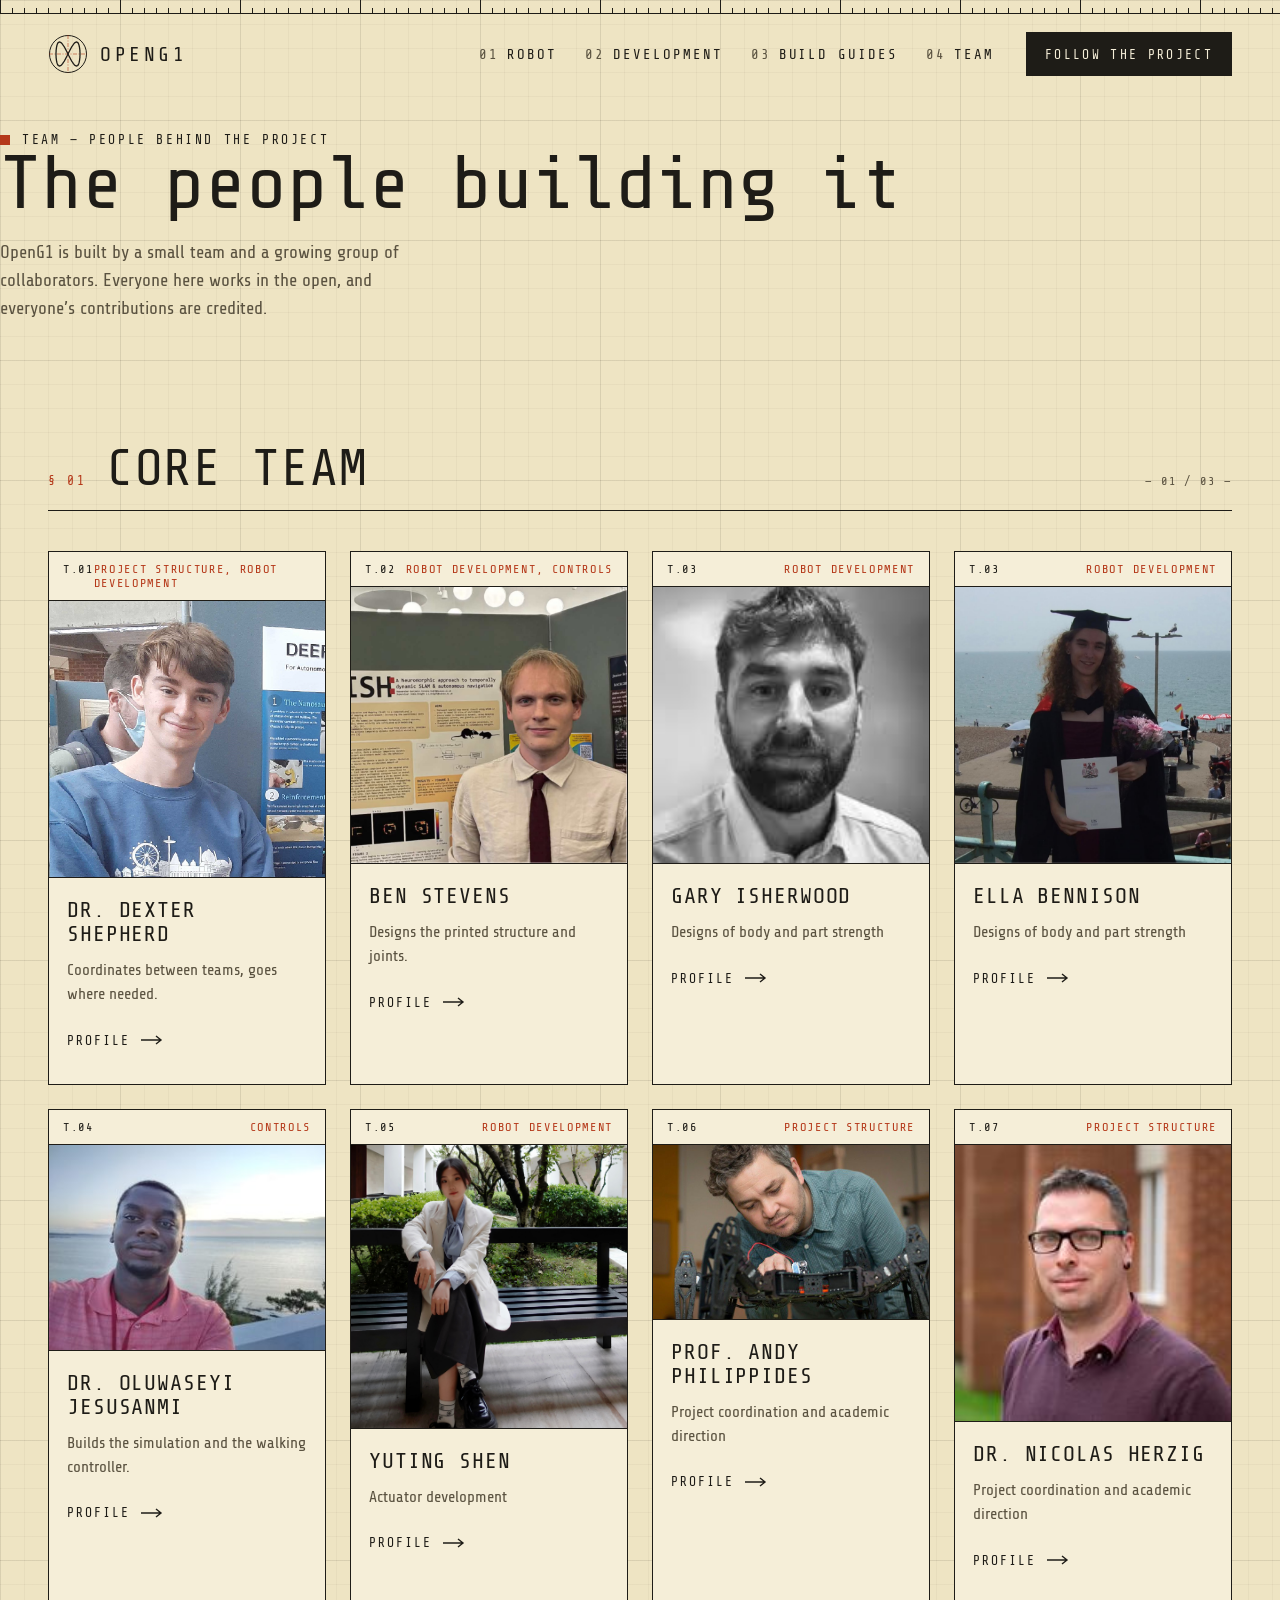
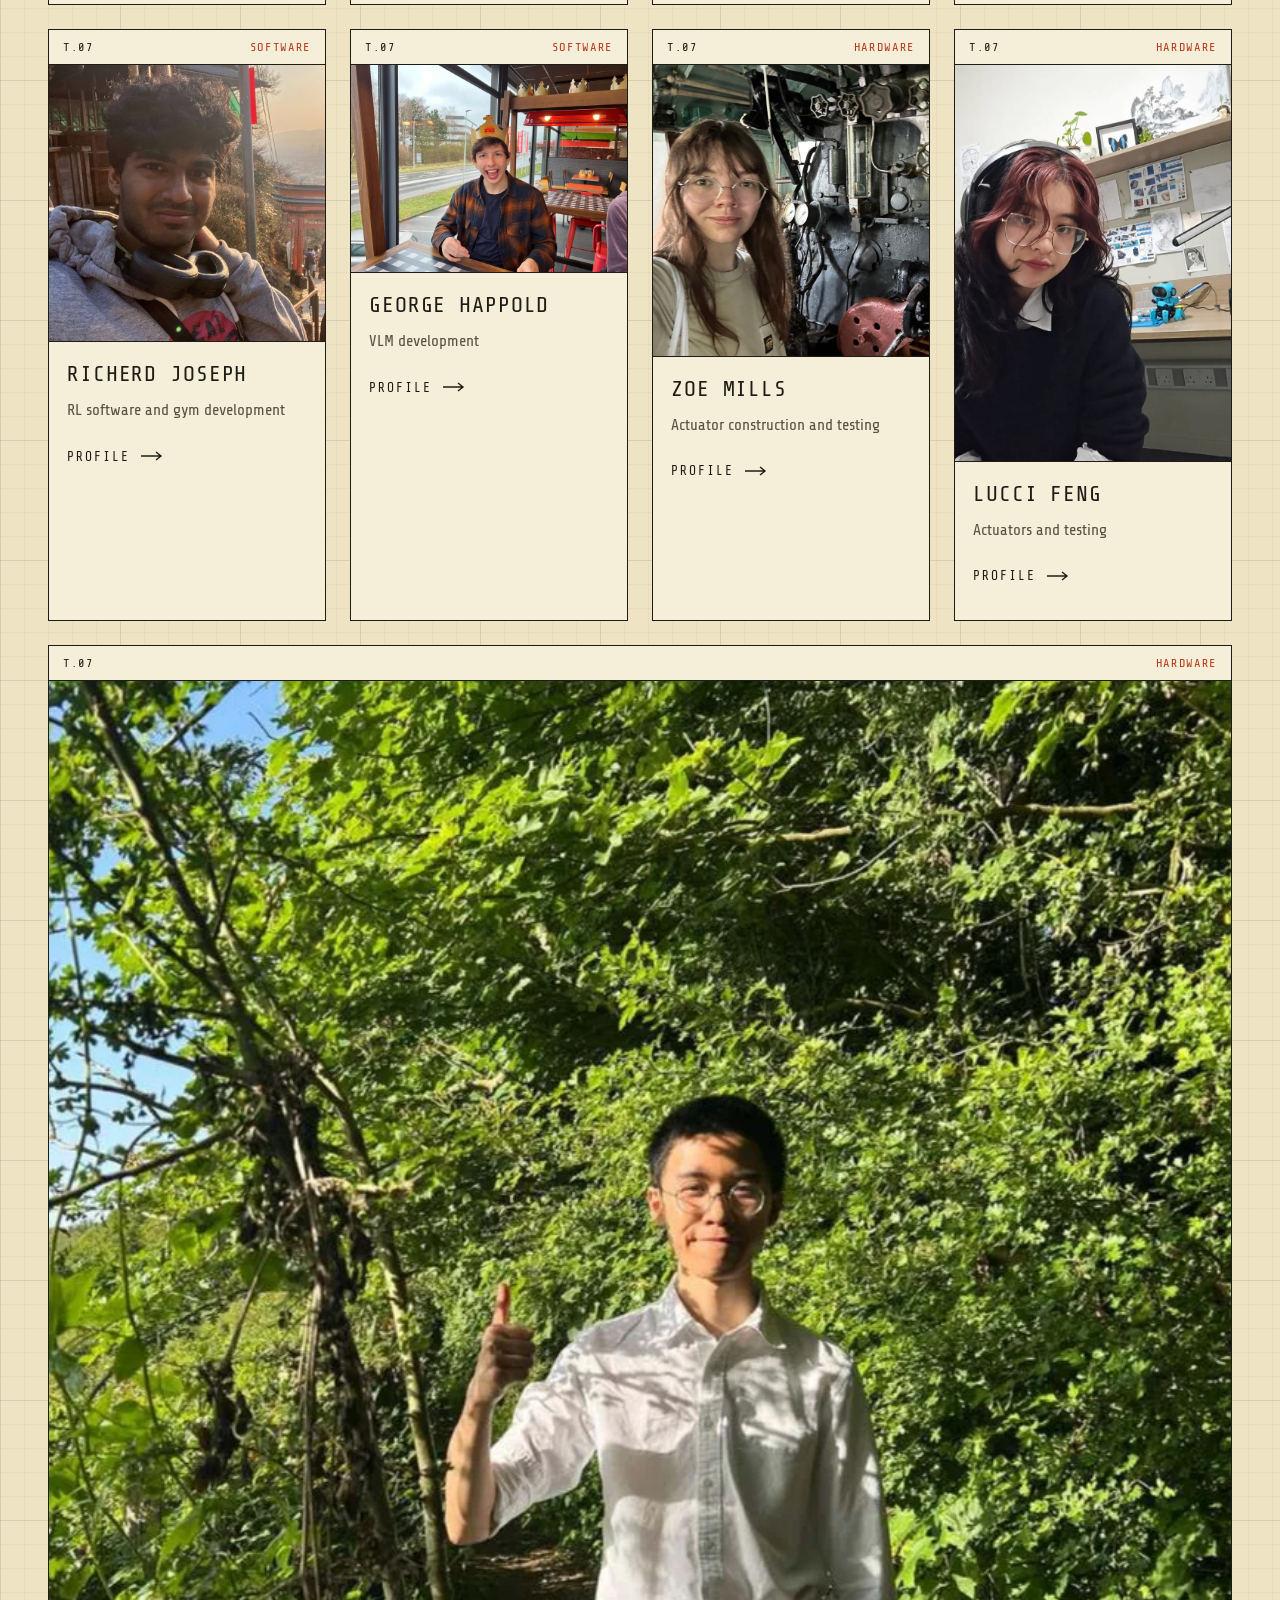
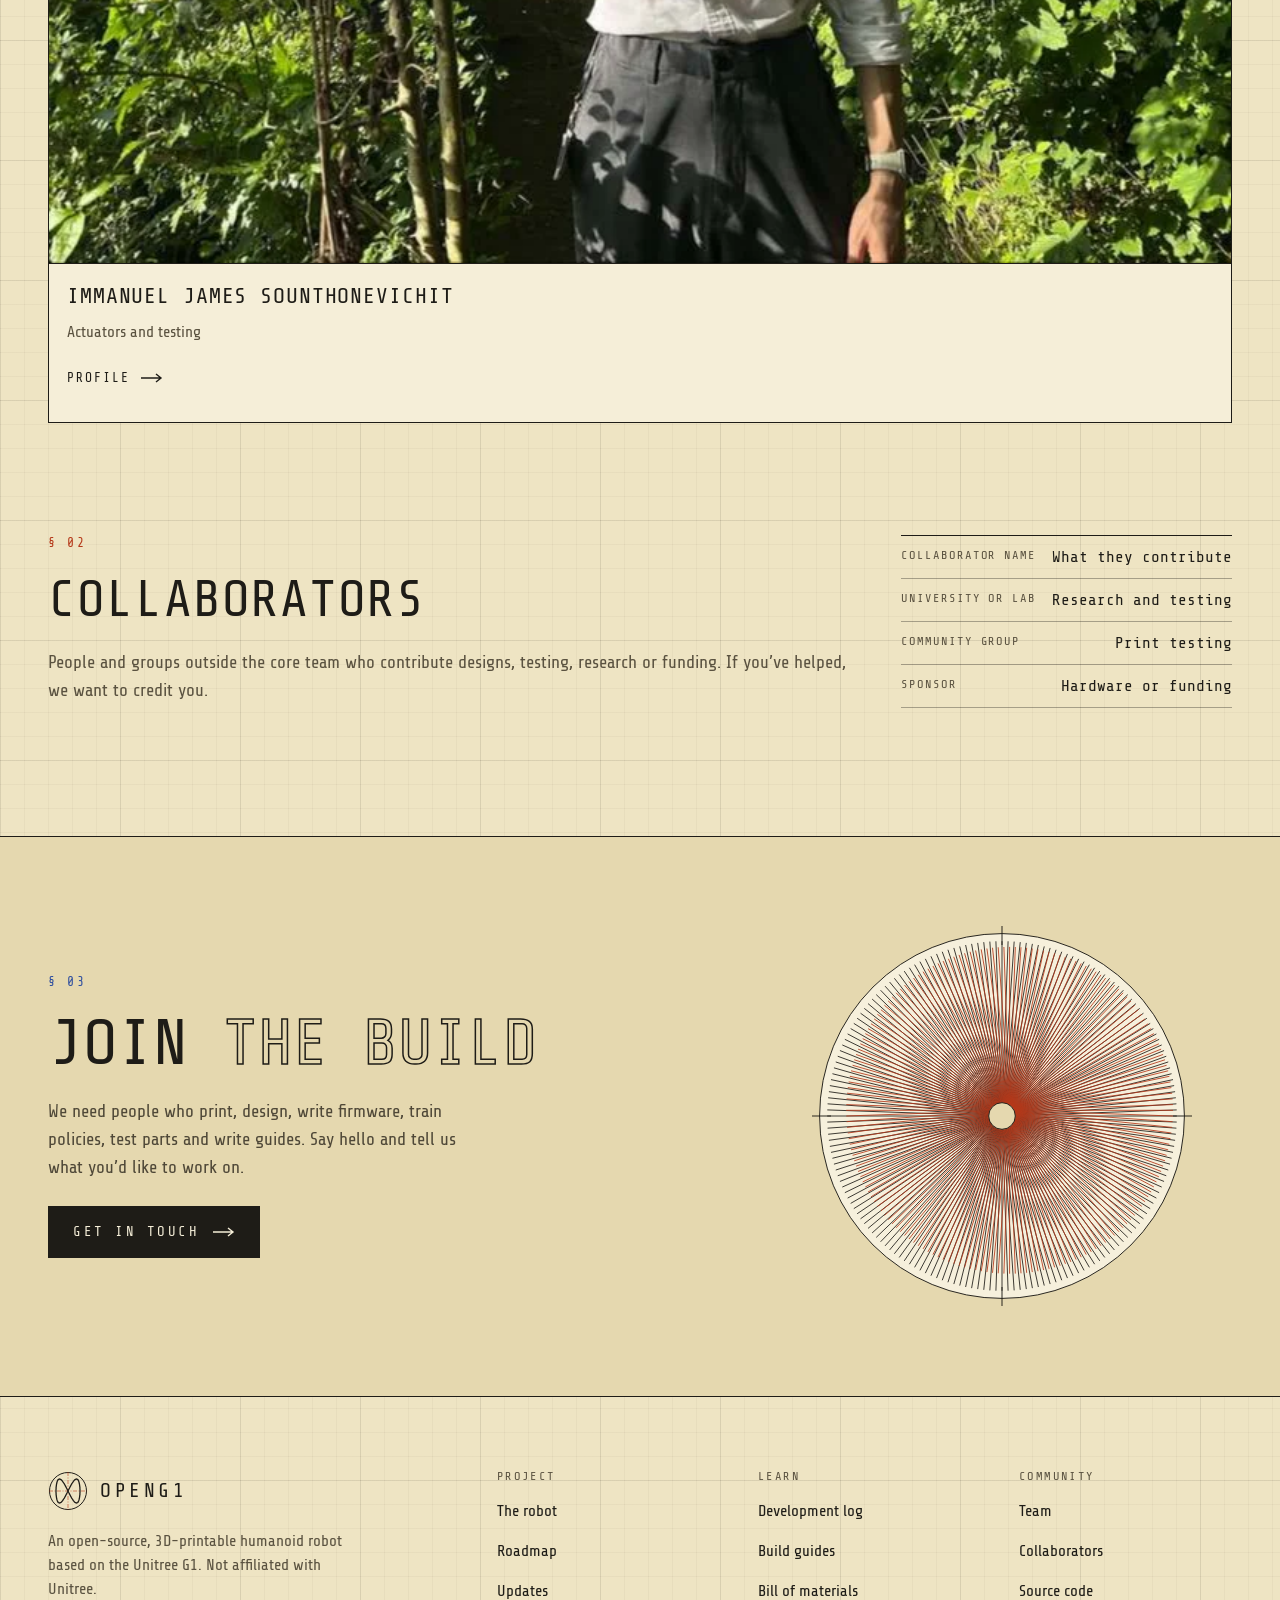
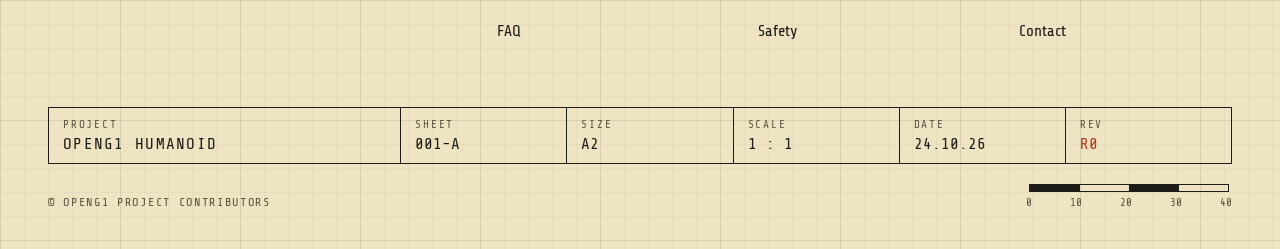
<file: team.html>
<!doctype html>
<html lang="en">
<head>
  <meta charset="utf-8">
  <meta name="viewport" content="width=device-width, initial-scale=1">
  <title>Team — OpenG1</title>
  <meta name="description" content="The team and collaborators building the open-source OpenG1 humanoid robot.">
  <link rel="preconnect" href="https://fonts.googleapis.com">
  <link rel="preconnect" href="https://fonts.gstatic.com" crossorigin>
  <link rel="stylesheet" href="https://fonts.googleapis.com/css2?family=Share+Tech&amp;family=Share+Tech+Mono&amp;display=swap">
  <link rel="stylesheet" href="styles.css">
  <link rel="stylesheet" href="pages.css">
  <script src="script.js" defer></script>
</head>
<body>

<div class="ruler" aria-hidden="true"></div>

<!-- ============ Header ============ -->
<header class="site-header container">
  <nav class="nav" aria-label="Primary">
    <a class="brand" href="index.html">
      <svg class="brand-mark" width="40" height="40" viewBox="0 0 40 40" aria-hidden="true">
        <circle class="s-ink" cx="20" cy="20" r="18.5" fill="none" stroke-width="1"/>
        <path class="s-acc" d="M20 1V39M1 20H39" fill="none" stroke-width="0.6" stroke-dasharray="4 1.5 1 1.5"/>
        <path class="s-ink" data-art="logo" fill="none" stroke-width="1.3"/>
      </svg>
      <span class="brand-name">OpenG1</span>
    </a>
    <div class="nav-links">
      <a href="index.html#robot"><span class="num">01</span>Robot</a>
      <a href="development.html"><span class="num">02</span>Development</a>
      <a href="guides.html"><span class="num">03</span>Build guides</a>
      <a href="team.html" aria-current="page"><span class="num">04</span>Team</a>
    </div>
    <a class="btn btn--solid btn--sm" href="index.html#follow">Follow the project</a>
  </nav>
</header>

<main>
  <section class="page-intro container">
    <p class="eyebrow"><span class="eyebrow-dot" aria-hidden="true"></span>Team — people behind the project</p>
    <h1 class="page-title">The people building it</h1>
    <p class="lede">OpenG1 is built by a small team and a growing group of collaborators. Everyone here works in the open, and everyone’s contributions are credited.</p>
  </section>

  <section class="section container">
    <header class="section-head">
      <span class="sec-num">§ 01</span>
      <h2>Core team</h2>
      <span class="page-num">— 01 / 03 —</span>
    </header>
    <div class="cards cards--team">
      <article class="card">
        <div class="card-head"><span>T.01</span><span class="accent">Project structure, Robot development</span></div>
        <!-- Replace this drawing with <img class="card-art" src="photo.jpg" alt="Name"> -->
        <img class="card-art" src="assets/dexter.png" alt="Name Surname" width="400" height="320" loading="lazy">
          <path class="s-acc" d="M100 0V160M0 80H200" fill="none" stroke-width="0.5" stroke-dasharray="10 3 2 3" stroke-opacity="0.7"/>
          <circle class="s-ink" cx="100" cy="62" r="24" fill="none" stroke-width="1"/>
          <path class="s-ink" d="M52 150C52 108 148 108 148 150" fill="none" stroke-width="1"/>
        </svg>
        <div class="card-body">
          <h3>Dr. Dexter Shepherd</h3>
          <p>Coordinates between teams, goes where needed.</p>
          <a class="link-arrow" href="https://www.linkedin.com/in/dexter-shepherd-1a4a991b8/">Profile <svg class="arrow" width="22" height="10" viewBox="0 0 22 10" aria-hidden="true"><path d="M0 5H20M15 1L20 5L15 9"/></svg></a>
        </div>
      </article>

      <article class="card">
        <div class="card-head"><span>T.02</span><span class="accent">Robot development, Controls</span></div>
        <!-- Replace this drawing with <img class="card-art" src="photo.jpg" alt="Name"> -->
        <img class="card-art" src="assets/ben.png" alt="Name Surname" width="400" height="320" loading="lazy">
          <path class="s-acc" d="M100 0V160M0 80H200" fill="none" stroke-width="0.5" stroke-dasharray="10 3 2 3" stroke-opacity="0.7"/>
          <circle class="s-ink" cx="100" cy="62" r="24" fill="none" stroke-width="1"/>
          <path class="s-ink" d="M52 150C52 108 148 108 148 150" fill="none" stroke-width="1"/>
        </svg>
        <div class="card-body">
          <h3>Ben Stevens</h3>
          <p>Designs the printed structure and joints.</p>
          <a class="link-arrow" href="https://www.linkedin.com/in/benjamin-stevens-2b52812a7/">Profile <svg class="arrow" width="22" height="10" viewBox="0 0 22 10" aria-hidden="true"><path d="M0 5H20M15 1L20 5L15 9"/></svg></a>
        </div>
      </article>
      <article class="card">
        <div class="card-head"><span>T.03</span><span class="accent">Robot development</span></div>
        <!-- Replace this drawing with <img class="card-art" src="photo.jpg" alt="Name"> -->
        <img class="card-art" src="assets/gary.jfif" alt="Name Surname" width="400" height="320" loading="lazy">
          <path class="s-acc" d="M100 0V160M0 80H200" fill="none" stroke-width="0.5" stroke-dasharray="10 3 2 3" stroke-opacity="0.7"/>
          <circle class="s-ink" cx="100" cy="62" r="24" fill="none" stroke-width="1"/>
          <path class="s-ink" d="M52 150C52 108 148 108 148 150" fill="none" stroke-width="1"/>
        </svg>
        <div class="card-body">
          <h3>Gary Isherwood</h3>
          <p>Designs of body and part strength</p>
          <a class="link-arrow" href="https://www.linkedin.com/in/gary-isherwood-93424b17a/">Profile <svg class="arrow" width="22" height="10" viewBox="0 0 22 10" aria-hidden="true"><path d="M0 5H20M15 1L20 5L15 9"/></svg></a>
        </div>
      </article>
       <article class="card">
        <div class="card-head"><span>T.03</span><span class="accent">Robot development</span></div>
        <!-- Replace this drawing with <img class="card-art" src="photo.jpg" alt="Name"> -->
        <img class="card-art" src="assets/ella.png" alt="Name Surname" width="400" height="320" loading="lazy">
          <path class="s-acc" d="M100 0V160M0 80H200" fill="none" stroke-width="0.5" stroke-dasharray="10 3 2 3" stroke-opacity="0.7"/>
          <circle class="s-ink" cx="100" cy="62" r="24" fill="none" stroke-width="1"/>
          <path class="s-ink" d="M52 150C52 108 148 108 148 150" fill="none" stroke-width="1"/>
        </svg>
        <div class="card-body">
          <h3>Ella Bennison</h3>
          <p>Designs of body and part strength</p>
          <a class="link-arrow" href="https://www.linkedin.com/in/ella-bennison-7bab61254/">Profile <svg class="arrow" width="22" height="10" viewBox="0 0 22 10" aria-hidden="true"><path d="M0 5H20M15 1L20 5L15 9"/></svg></a>
        </div>
      </article>
      <article class="card">
        <div class="card-head"><span>T.04</span><span class="accent">Controls</span></div>
        <!-- Replace this drawing with <img class="card-art" src="photo.jpg" alt="Name"> -->
        <img class="card-art" src="assets/seyi.jpg" alt="Name Surname" width="400" height="320" loading="lazy">
          <path class="s-acc" d="M100 0V160M0 80H200" fill="none" stroke-width="0.5" stroke-dasharray="10 3 2 3" stroke-opacity="0.7"/>
          <circle class="s-ink" cx="100" cy="62" r="24" fill="none" stroke-width="1"/>
          <path class="s-ink" d="M52 150C52 108 148 108 148 150" fill="none" stroke-width="1"/>
        </svg>
        <div class="card-body">
          <h3>Dr. Oluwaseyi Jesusanmi </h3>
          <p>Builds the simulation and the walking controller.</p>
          <a class="link-arrow" href="https://www.linkedin.com/in/oluwaseyi-jesusanmi-neuro/">Profile <svg class="arrow" width="22" height="10" viewBox="0 0 22 10" aria-hidden="true"><path d="M0 5H20M15 1L20 5L15 9"/></svg></a>
        </div>
      </article>

      <article class="card">
        <div class="card-head"><span>T.05</span><span class="accent">Robot development</span></div>
        <!-- Replace this drawing with <img class="card-art" src="photo.jpg" alt="Name"> -->
         <img class="card-art" src="assets/yuting.png" alt="Name Surname" width="400" height="320" loading="lazy">
          <path class="s-acc" d="M100 0V160M0 80H200" fill="none" stroke-width="0.5" stroke-dasharray="10 3 2 3" stroke-opacity="0.7"/>
          <circle class="s-ink" cx="100" cy="62" r="24" fill="none" stroke-width="1"/>
          <path class="s-ink" d="M52 150C52 108 148 108 148 150" fill="none" stroke-width="1"/>
        </svg>
        <div class="card-body">
          <h3>Yuting Shen</h3>
          <p>Actuator development</p>
          <a class="link-arrow" href="#">Profile <svg class="arrow" width="22" height="10" viewBox="0 0 22 10" aria-hidden="true"><path d="M0 5H20M15 1L20 5L15 9"/></svg></a>
        </div>
      </article>

      <article class="card">
        <div class="card-head"><span>T.06</span><span class="accent">Project structure</span></div>
        <!-- Replace this drawing with <img class="card-art" src="photo.jpg" alt="Name"> -->
        <img class="card-art" src="assets/Andy.jpg" alt="Name Surname" width="400" height="320" loading="lazy">
          <path class="s-acc" d="M100 0V160M0 80H200" fill="none" stroke-width="0.5" stroke-dasharray="10 3 2 3" stroke-opacity="0.7"/>
          <circle class="s-ink" cx="100" cy="62" r="24" fill="none" stroke-width="1"/>
          <path class="s-ink" d="M52 150C52 108 148 108 148 150" fill="none" stroke-width="1"/>
        </svg>
        <div class="card-body">
          <h3>Prof. Andy Philippides</h3>
          <p>Project coordination and academic direction</p>
          <a class="link-arrow" href="https://www.linkedin.com/in/andrew-philippides-73610b19/">Profile <svg class="arrow" width="22" height="10" viewBox="0 0 22 10" aria-hidden="true"><path d="M0 5H20M15 1L20 5L15 9"/></svg></a>
        </div>
      </article>

      <article class="card">
        <div class="card-head"><span>T.07</span><span class="accent">Project structure</span></div>
        <!-- Replace this drawing with <img class="card-art" src="photo.jpg" alt="Name"> -->
        <img class="card-art" src="assets/nicolas.jfif" alt="Name Surname" width="400" height="320" loading="lazy">
          <path class="s-acc" d="M100 0V160M0 80H200" fill="none" stroke-width="0.5" stroke-dasharray="10 3 2 3" stroke-opacity="0.7"/>
          <circle class="s-ink" cx="100" cy="62" r="24" fill="none" stroke-width="1"/>
          <path class="s-ink" d="M52 150C52 108 148 108 148 150" fill="none" stroke-width="1"/>
        </svg>
        <div class="card-body">
          <h3>Dr. Nicolas Herzig</h3>
          <p>Project coordination and academic direction</p>
          <a class="link-arrow" href="https://www.linkedin.com/in/nherzig?originalSubdomain=uk">Profile <svg class="arrow" width="22" height="10" viewBox="0 0 22 10" aria-hidden="true"><path d="M0 5H20M15 1L20 5L15 9"/></svg></a>
        </div>
      </article>

      <article class="card">
        <div class="card-head"><span>T.07</span><span class="accent">Software</span></div>
        <!-- Replace this drawing with <img class="card-art" src="photo.jpg" alt="Name"> -->
        <img class="card-art" src="assets/rich.jpeg" alt="Name Surname" width="400" height="320" loading="lazy">
          <path class="s-acc" d="M100 0V160M0 80H200" fill="none" stroke-width="0.5" stroke-dasharray="10 3 2 3" stroke-opacity="0.7"/>
          <circle class="s-ink" cx="100" cy="62" r="24" fill="none" stroke-width="1"/>
          <path class="s-ink" d="M52 150C52 108 148 108 148 150" fill="none" stroke-width="1"/>
        </svg>
        <div class="card-body">
          <h3>Richerd Joseph</h3>
          <p>RL software and gym development</p>
          <a class="link-arrow" href="https://www.linkedin.com/in/nherzig?originalSubdomain=uk">Profile <svg class="arrow" width="22" height="10" viewBox="0 0 22 10" aria-hidden="true"><path d="M0 5H20M15 1L20 5L15 9"/></svg></a>
        </div>
      </article>

      <article class="card">
        <div class="card-head"><span>T.07</span><span class="accent">Software</span></div>
        <!-- Replace this drawing with <img class="card-art" src="photo.jpg" alt="Name"> -->
        <img class="card-art" src="assets/george.jpeg" alt="Name Surname" width="400" height="320" loading="lazy">
          <path class="s-acc" d="M100 0V160M0 80H200" fill="none" stroke-width="0.5" stroke-dasharray="10 3 2 3" stroke-opacity="0.7"/>
          <circle class="s-ink" cx="100" cy="62" r="24" fill="none" stroke-width="1"/>
          <path class="s-ink" d="M52 150C52 108 148 108 148 150" fill="none" stroke-width="1"/>
        </svg>
        <div class="card-body">
          <h3>George Happold</h3>
          <p>VLM development</p>
          <a class="link-arrow" href="https://www.linkedin.com/in/georgehappold/">Profile <svg class="arrow" width="22" height="10" viewBox="0 0 22 10" aria-hidden="true"><path d="M0 5H20M15 1L20 5L15 9"/></svg></a>
        </div>
      </article>

      <article class="card">
        <div class="card-head"><span>T.07</span><span class="accent">Hardware</span></div>
        <!-- Replace this drawing with <img class="card-art" src="photo.jpg" alt="Name"> -->
        <img class="card-art" src="assets/zoe.webp" alt="Name Surname" width="400" height="320" loading="lazy">
          <path class="s-acc" d="M100 0V160M0 80H200" fill="none" stroke-width="0.5" stroke-dasharray="10 3 2 3" stroke-opacity="0.7"/>
          <circle class="s-ink" cx="100" cy="62" r="24" fill="none" stroke-width="1"/>
          <path class="s-ink" d="M52 150C52 108 148 108 148 150" fill="none" stroke-width="1"/>
        </svg>
        <div class="card-body">
          <h3>Zoe Mills</h3>
          <p>Actuator construction and testing</p>
          <a class="link-arrow" href="https://www.linkedin.com/in/millsmzoe?utm_source=share_via&utm_content=profile&utm_medium=member_ios">Profile <svg class="arrow" width="22" height="10" viewBox="0 0 22 10" aria-hidden="true"><path d="M0 5H20M15 1L20 5L15 9"/></svg></a>
        </div>
      </article>

      <article class="card">
        <div class="card-head"><span>T.07</span><span class="accent">Hardware</span></div>
        <!-- Replace this drawing with <img class="card-art" src="photo.jpg" alt="Name"> -->
        <img class="card-art" src="assets/lucci.webp" alt="Name Surname" width="400" height="320" loading="lazy">
          <path class="s-acc" d="M100 0V160M0 80H200" fill="none" stroke-width="0.5" stroke-dasharray="10 3 2 3" stroke-opacity="0.7"/>
          <circle class="s-ink" cx="100" cy="62" r="24" fill="none" stroke-width="1"/>
          <path class="s-ink" d="M52 150C52 108 148 108 148 150" fill="none" stroke-width="1"/>
        </svg>
        <div class="card-body">
          <h3>Lucci Feng</h3>
          <p>Actuators and testing</p>
          <a class="link-arrow" href="https://www.linkedin.com/in/lucci-feng-541459335/">Profile <svg class="arrow" width="22" height="10" viewBox="0 0 22 10" aria-hidden="true"><path d="M0 5H20M15 1L20 5L15 9"/></svg></a>
        </div>
      </article>

       <article class="card">
        <div class="card-head"><span>T.07</span><span class="accent">Hardware</span></div>
        <!-- Replace this drawing with <img class="card-art" src="photo.jpg" alt="Name"> -->
        <img class="card-art" src="assets/im.webp" alt="Name Surname" width="400" height="320" loading="lazy">
          <path class="s-acc" d="M100 0V160M0 80H200" fill="none" stroke-width="0.5" stroke-dasharray="10 3 2 3" stroke-opacity="0.7"/>
          <circle class="s-ink" cx="100" cy="62" r="24" fill="none" stroke-width="1"/>
          <path class="s-ink" d="M52 150C52 108 148 108 148 150" fill="none" stroke-width="1"/>
        </svg>
        <div class="card-body">
          <h3>Immanuel James Sounthonevichit</h3>
          <p>Actuators and testing</p>
          <a class="link-arrow" href="https://linkedin.com/in/imasou/">Profile <svg class="arrow" width="22" height="10" viewBox="0 0 22 10" aria-hidden="true"><path d="M0 5H20M15 1L20 5L15 9"/></svg></a>
        </div>
      </article>
    </div>
  </section>

  <section class="section container" id="collaborators">
    <div class="split">
      <div class="split-copy">
        <span class="sec-num">§ 02</span>
        <h2>Collaborators</h2>
        <p class="body-lg">People and groups outside the core team who contribute designs, testing, research or funding. If you’ve helped, we want to credit you.</p>
      </div>
      <dl class="specs">
        <div><dt>Collaborator name</dt><dd>What they contribute</dd></div>
        <div><dt>University or lab</dt><dd>Research and testing</dd></div>
        <div><dt>Community group</dt><dd>Print testing</dd></div>
        <div><dt>Sponsor</dt><dd>Hardware or funding</dd></div>
      </dl>
    </div>
  </section>

  <section class="band">
    <div class="band-inner container">
      <div class="band-copy">
        <span class="sec-num sec-num--alt">§ 03</span>
        <h2 class="band-title">Join <span class="outline">the build</span></h2>
        <p class="body-lg">We need people who print, design, write firmware, train policies, test parts and write guides. Say hello and tell us what you’d like to work on.</p>
        <div class="actions">
          <a class="btn btn--solid" href="#">Get in touch <svg class="arrow" width="22" height="10" viewBox="0 0 22 10" aria-hidden="true"><path d="M0 5H20M15 1L20 5L15 9"/></svg></a>
        </div>
      </div>
      <div class="band-art">
        <svg viewBox="0 0 400 400" aria-hidden="true">
          <circle class="f-panel s-ink" cx="200" cy="200" r="192" stroke-width="1"/>
          <g class="spin"><path class="s-ink" data-art="rays" fill="none" stroke-width="0.9"/></g>
          <g class="spin-rev"><path class="s-acc" data-art="rays2" fill="none" stroke-width="0.9"/></g>
          <circle class="f-band s-ink" cx="200" cy="200" r="14" stroke-width="1"/>
          <path class="s-ink" d="M200 0V20M200 380V400M0 200H20M380 200H400" fill="none" stroke-width="1"/>
        </svg>
      </div>
    </div>
  </section>
</main>

<!-- ============ Footer ============ -->
<footer class="site-footer container">
  <div class="footer-grid">
    <div class="footer-brand">
      <div class="brand">
        <svg class="brand-mark" width="40" height="40" viewBox="0 0 40 40" aria-hidden="true">
        <circle class="s-ink" cx="20" cy="20" r="18.5" fill="none" stroke-width="1"/>
        <path class="s-acc" d="M20 1V39M1 20H39" fill="none" stroke-width="0.6" stroke-dasharray="4 1.5 1 1.5"/>
        <path class="s-ink" data-art="logo" fill="none" stroke-width="1.3"/>
      </svg>
        <span class="brand-name">OpenG1</span>
      </div>
      <p>An open-source, 3D-printable humanoid robot based on the Unitree G1. Not affiliated with Unitree.</p>
    </div>
    <nav class="footer-nav" aria-label="Project">
      <h3>Project</h3>
      <ul>
        <li><a href="index.html#robot">The robot</a></li>
        <li><a href="index.html#status">Roadmap</a></li>
        <li><a href="index.html#follow">Updates</a></li>
        <li><a href="#">FAQ</a></li>
      </ul>
    </nav>
    <nav class="footer-nav" aria-label="Learn">
      <h3>Learn</h3>
      <ul>
        <li><a href="development.html">Development log</a></li>
        <li><a href="guides.html">Build guides</a></li>
        <li><a href="#">Bill of materials</a></li>
        <li><a href="#">Safety</a></li>
      </ul>
    </nav>
    <nav class="footer-nav" aria-label="Community">
      <h3>Community</h3>
      <ul>
        <li><a href="team.html">Team</a></li>
        <li><a href="team.html#collaborators">Collaborators</a></li>
        <li><a href="#">Source code</a></li>
        <li><a href="#">Contact</a></li>
      </ul>
    </nav>
  </div>

  <dl class="title-block title-block--footer">
    <div class="wide"><dt>Project</dt><dd class="caps">OpenG1 humanoid</dd></div>
    <div><dt>Sheet</dt><dd>001-A</dd></div>
    <div><dt>Size</dt><dd>A2</dd></div>
    <div><dt>Scale</dt><dd>1 : 1</dd></div>
    <div><dt>Date</dt><dd>24.10.26</dd></div>
    <div><dt>Rev</dt><dd class="accent">R0</dd></div>
  </dl>

  <div class="footer-bottom">
    <span>© OpenG1 project contributors</span>
    <div class="scale" aria-hidden="true">
      <div class="scale-bar"><span></span><span></span><span></span><span></span></div>
      <div class="scale-labels"><span>0</span><span>10</span><span>20</span><span>30</span><span>40</span></div>
    </div>
  </div>
</footer>

</body>
</html>
</file>
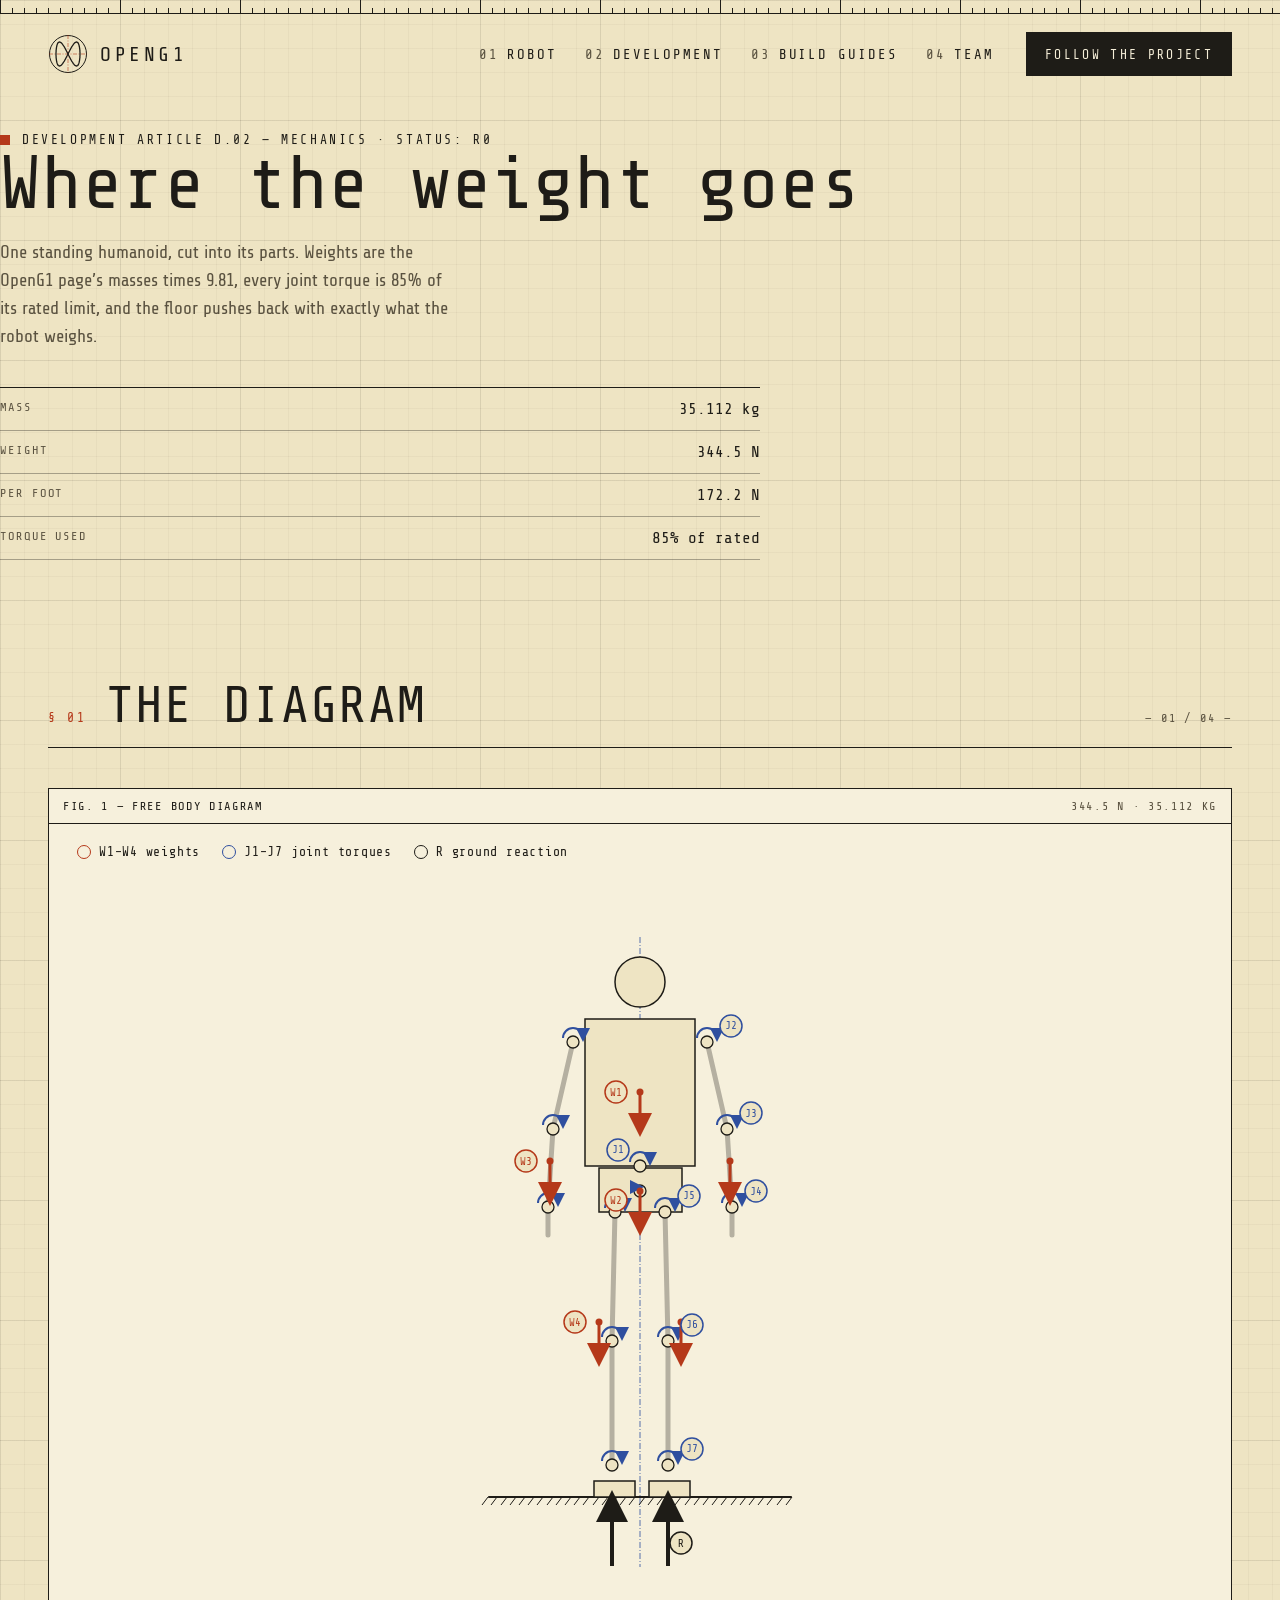
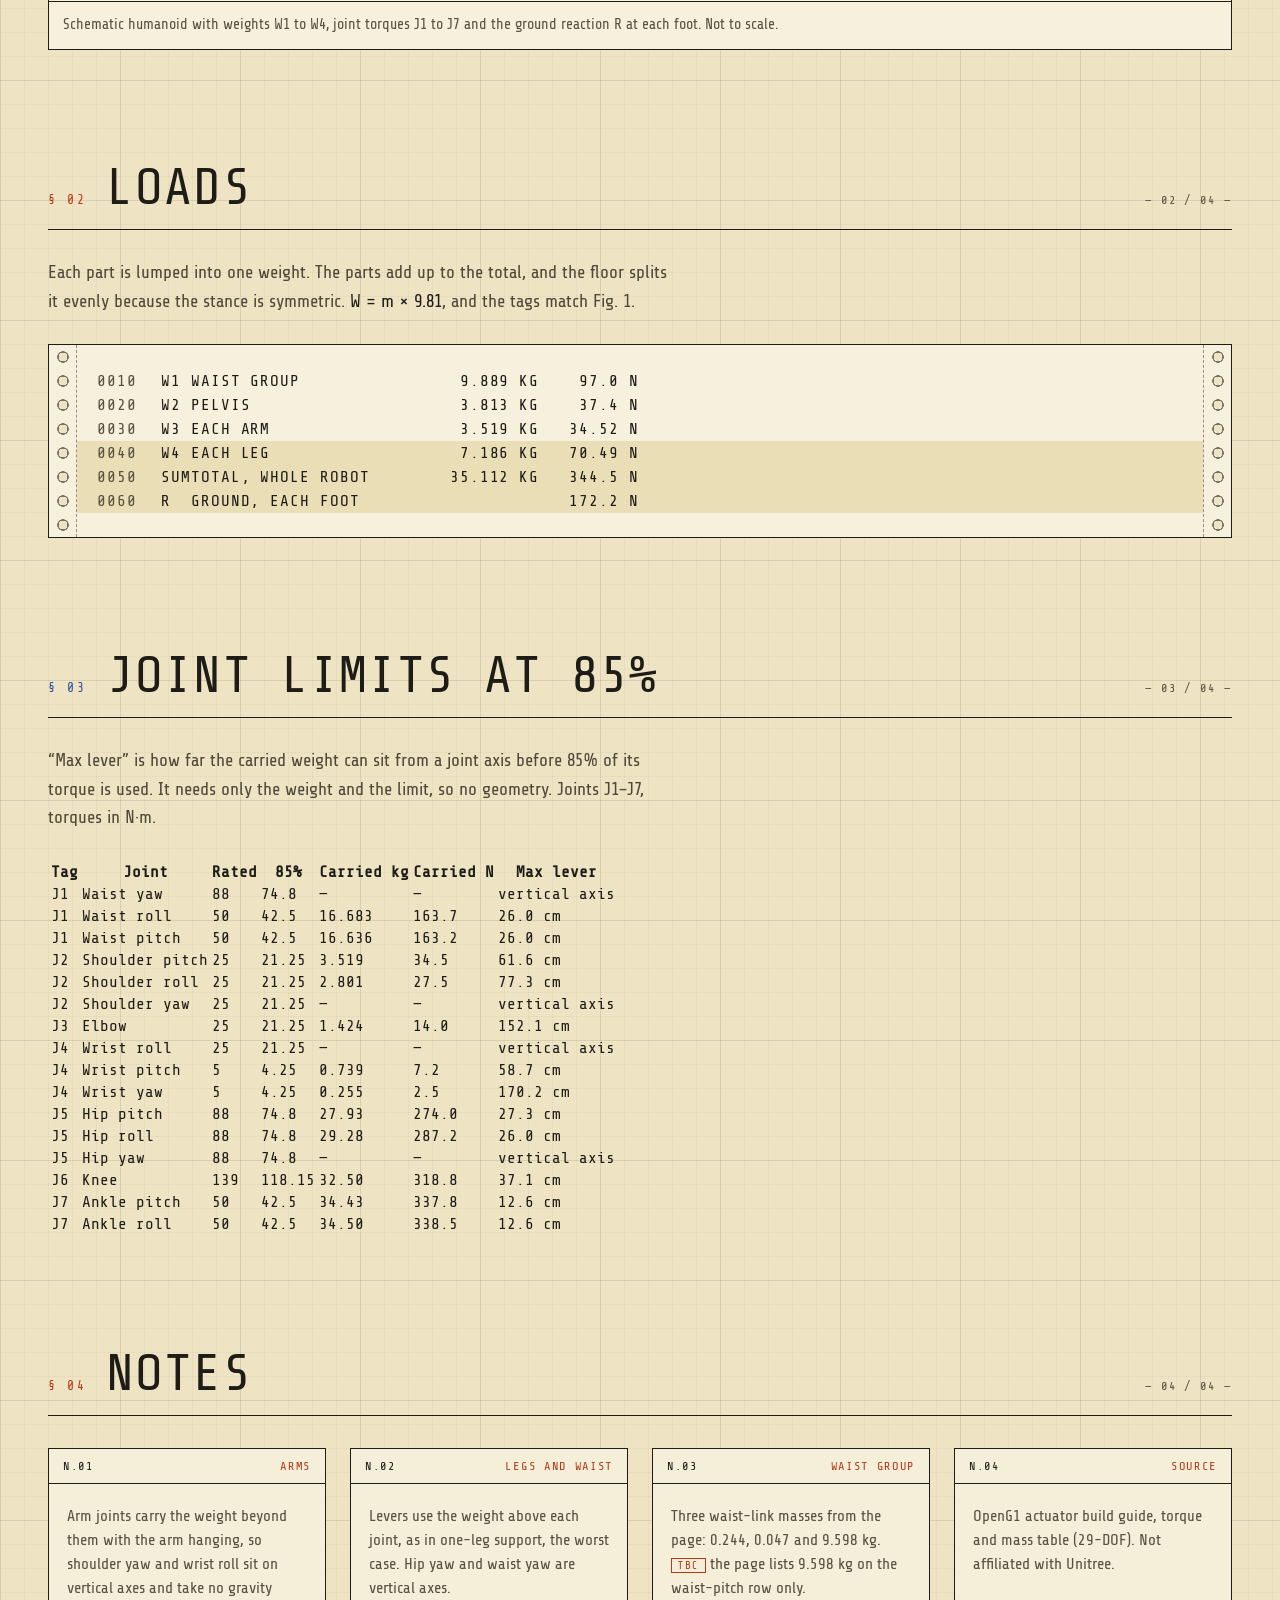
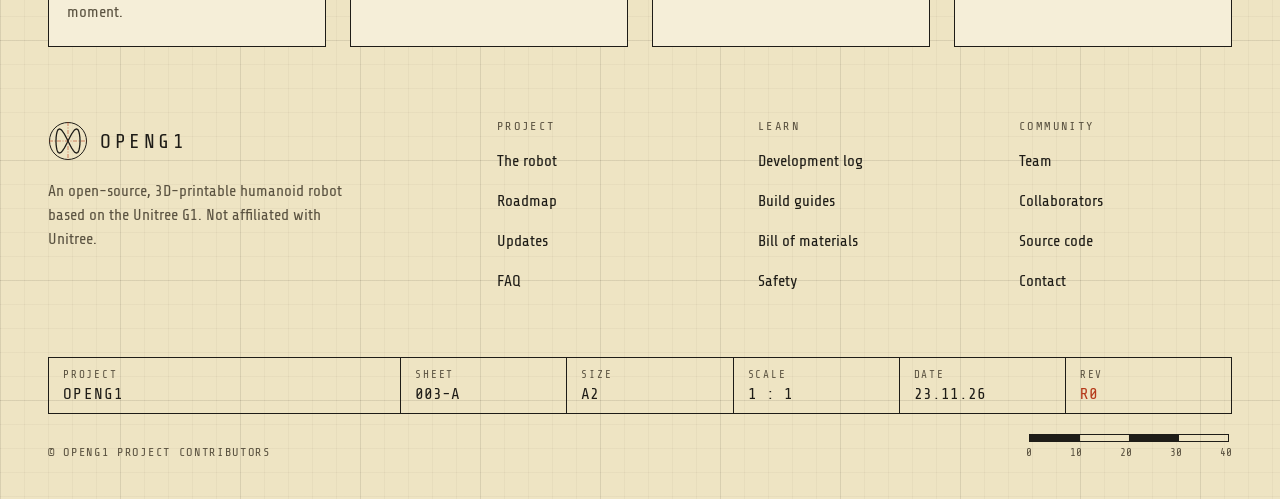
<file: development/free-body-diagram.html>
<!doctype html>
<html lang="en">
<head>
  <meta charset="utf-8">
  <meta name="viewport" content="width=device-width, initial-scale=1">
  <title>Where the weight goes — OpenG1</title>
  <meta name="description" content="A free body diagram of the standing OpenG1 humanoid: how its 35 kg splits into lumped weights, what the floor pushes back with, and how far each joint can carry a load at 85% of its rated torque.">
  <link rel="preconnect" href="https://fonts.googleapis.com">
  <link rel="preconnect" href="https://fonts.gstatic.com" crossorigin>
  <link rel="stylesheet" href="https://fonts.googleapis.com/css2?family=Share+Tech&amp;family=Share+Tech+Mono&amp;display=swap">
  <link rel="stylesheet" href="../styles.css">
  <link rel="stylesheet" href="../pages.css">
  <script src="../script.js" defer></script>
  <style>
    /* ---------- article components (only used on this page) ---------- */
    .art-prose { max-width: 70ch; display: flex; flex-direction: column; gap: 18px; margin-top: 28px; }
    .art-prose p { margin: 0; font-family: var(--sans); font-size: 18px; line-height: 1.6; color: var(--muted-dark); }
    .art-prose em { font-style: normal; color: var(--ink); }
    .art-specs { max-width: 760px; margin-top: 36px; }

    .art-fig { margin: 40px 0 0; border: 1px solid var(--ink); background: var(--panel); }
    .art-fig-head { display: flex; flex-wrap: wrap; justify-content: space-between; gap: 8px 16px; padding: 10px 14px; border-bottom: 1px solid var(--ink); font-size: 12px; letter-spacing: 0.14em; text-transform: uppercase; }
    .art-fig-head span:last-child { color: var(--muted); }
    .art-fig-body { padding: 20px clamp(12px, 3vw, 28px) 24px; }
    .art-fig figcaption { padding: 12px 14px; border-top: 1px solid var(--ink); font-family: var(--sans); font-size: 15px; line-height: 1.5; color: var(--muted); }

    .art-legend { display: flex; flex-wrap: wrap; gap: 8px 22px; margin: 0 0 18px; padding: 0; list-style: none; font-size: 13px; letter-spacing: 0.06em; }
    .art-legend li { display: flex; align-items: center; gap: 8px; }
    .art-key { flex: none; width: 14px; height: 14px; border-radius: 50%; border: 1.5px solid; }
    .art-key--w { border-color: var(--accent); } .art-key--t { border-color: var(--accent-2); } .art-key--r { border-color: var(--ink); }

    /* free body diagram drawing */
    .fbd-svg { display: block; width: 100%; max-width: 560px; height: auto; margin-inline: auto; }
    .fbd-svg .bd { fill: var(--paper); stroke: var(--ink); stroke-width: 1.5; }
    .fbd-svg .lm { fill: none; stroke: var(--ink); stroke-width: 5; stroke-linecap: round; stroke-linejoin: round; opacity: .3; }
    .fbd-svg .jn { fill: var(--paper); stroke: var(--ink); stroke-width: 1.3; }
    .fbd-svg .ar { fill: none; stroke: var(--accent-2); stroke-width: 2; }
    .fbd-svg .wl { stroke: var(--accent); stroke-width: 3; }
    .fbd-svg .wd { fill: var(--accent); }
    .fbd-svg .gl { stroke: var(--ink); stroke-width: 4; }
    .fbd-svg .gd { stroke: var(--ink); stroke-width: 2; }
    .fbd-svg .gh { stroke: var(--ink); stroke-width: 1; }
    .fbd-svg .cl { stroke: var(--accent-2); stroke-width: .8; stroke-dasharray: 6 2 1 2; }
    .fbd-svg .tg circle { fill: var(--paper); stroke-width: 1.5; }
    .fbd-svg .tg text { font: 11px var(--mono); text-anchor: middle; }
    .fbd-svg .tg.w circle { stroke: var(--accent); } .fbd-svg .tg.w text { fill: var(--accent); }
    .fbd-svg .tg.t circle { stroke: var(--accent-2); } .fbd-svg .tg.t text { fill: var(--accent-2); }
    .fbd-svg .tg.g circle { stroke: var(--ink); } .fbd-svg .tg.g text { fill: var(--ink); }

    .art-tbc { border: 1px solid var(--accent); color: var(--accent); padding: 0 6px; font-size: 11px; letter-spacing: 0.14em; }
    .art-note-grid { margin-top: 32px; }
  </style>
</head>
<body>

<div class="ruler" aria-hidden="true"></div>

<!-- ============ Header ============ -->
<header class="site-header container">
  <nav class="nav" aria-label="Primary">
    <a class="brand" href="https://open3dhumanoid.github.io/index.html">
      <svg class="brand-mark" width="40" height="40" viewBox="0 0 40 40" aria-hidden="true">
        <circle class="s-ink" cx="20" cy="20" r="18.5" fill="none" stroke-width="1"/>
        <path class="s-acc" d="M20 1V39M1 20H39" fill="none" stroke-width="0.6" stroke-dasharray="4 1.5 1 1.5"/>
        <path class="s-ink" data-art="logo" fill="none" stroke-width="1.3"/>
      </svg>
      <span class="brand-name">OpenG1</span>
    </a>
    <div class="nav-links">
      <a href="https://open3dhumanoid.github.io/index.html#robot"><span class="num">01</span>Robot</a>
      <a href="https://open3dhumanoid.github.io/development.html" aria-current="page"><span class="num">02</span>Development</a>
      <a href="https://open3dhumanoid.github.io/guides.html"><span class="num">03</span>Build guides</a>
      <a href="https://open3dhumanoid.github.io/team.html"><span class="num">04</span>Team</a>
    </div>
    <a class="btn btn--solid btn--sm" href="https://open3dhumanoid.github.io/index.html#follow">Follow the project</a>
  </nav>
</header>

<main>
  <section class="page-intro container">
    <p class="eyebrow"><span class="eyebrow-dot" aria-hidden="true"></span>Development article D.02 — mechanics · status: R0</p>
    <h1 class="page-title">Where the weight goes</h1>
    <p class="lede">One standing humanoid, cut into its parts. Weights are the OpenG1 page’s masses times 9.81, every joint torque is 85% of its rated limit, and the floor pushes back with exactly what the robot weighs.</p>
    <dl class="specs art-specs">
      <div><dt>Mass</dt><dd>35.112 kg</dd></div>
      <div><dt>Weight</dt><dd>344.5 N</dd></div>
      <div><dt>Per foot</dt><dd>172.2 N</dd></div>
      <div><dt>Torque used</dt><dd>85% of rated</dd></div>
    </dl>
  </section>

  <!-- ============ § 01 — Diagram ============ -->
  <section class="section container" id="diagram">
    <header class="section-head">
      <span class="sec-num">§ 01</span>
      <h2>The diagram</h2>
      <span class="page-num">— 01 / 04 —</span>
    </header>
    <figure class="art-fig" id="fig-1">
      <div class="art-fig-head"><span>Fig. 1 — free body diagram</span><span>344.5 N · 35.112 kg</span></div>
      <div class="art-fig-body">
        <ul class="art-legend">
          <li><span class="art-key art-key--w" aria-hidden="true"></span>W1–W4 weights</li>
          <li><span class="art-key art-key--t" aria-hidden="true"></span>J1–J7 joint torques</li>
          <li><span class="art-key art-key--r" aria-hidden="true"></span>R ground reaction</li>
        </ul>
        <svg class="fbd-svg" viewBox="0 0 560 700" role="img" aria-label="Schematic humanoid with weights W1 to W4, joint torques J1 to J7 and ground reaction R">
          <defs>
          <marker id="fbd-mr" markerWidth="8" markerHeight="8" refX="6" refY="4" orient="auto">
          <path d="M0 0 8 4 0 8z" fill="var(--accent)"/>
          </marker>
          <marker id="fbd-mg" markerWidth="8" markerHeight="8" refX="6" refY="4" orient="auto">
          <path d="M0 0 8 4 0 8z" fill="var(--ink)"/>
          </marker>
          <marker id="fbd-mb" markerWidth="7" markerHeight="7" refX="5" refY="3.5" orient="auto">
          <path d="M0 0 7 3.5 0 7z" fill="var(--accent-2)"/>
          </marker>
          </defs>
          <line x1="280" y1="60" x2="280" y2="690" class="cl"/>
          <line x1="128.20000000000002" y1="620" x2="431.79999999999995" y2="620" class="gd"/>
          <line x1="128" y1="620" x2="122" y2="628" class="gh"/>
          <line x1="137" y1="620" x2="131" y2="628" class="gh"/>
          <line x1="147" y1="620" x2="141" y2="628" class="gh"/>
          <line x1="156" y1="620" x2="150" y2="628" class="gh"/>
          <line x1="165" y1="620" x2="159" y2="628" class="gh"/>
          <line x1="174" y1="620" x2="168" y2="628" class="gh"/>
          <line x1="183" y1="620" x2="177" y2="628" class="gh"/>
          <line x1="193" y1="620" x2="187" y2="628" class="gh"/>
          <line x1="202" y1="620" x2="196" y2="628" class="gh"/>
          <line x1="211" y1="620" x2="205" y2="628" class="gh"/>
          <line x1="220" y1="620" x2="214" y2="628" class="gh"/>
          <line x1="229" y1="620" x2="223" y2="628" class="gh"/>
          <line x1="239" y1="620" x2="233" y2="628" class="gh"/>
          <line x1="248" y1="620" x2="242" y2="628" class="gh"/>
          <line x1="257" y1="620" x2="251" y2="628" class="gh"/>
          <line x1="266" y1="620" x2="260" y2="628" class="gh"/>
          <line x1="275" y1="620" x2="269" y2="628" class="gh"/>
          <line x1="285" y1="620" x2="279" y2="628" class="gh"/>
          <line x1="294" y1="620" x2="288" y2="628" class="gh"/>
          <line x1="303" y1="620" x2="297" y2="628" class="gh"/>
          <line x1="312" y1="620" x2="306" y2="628" class="gh"/>
          <line x1="321" y1="620" x2="315" y2="628" class="gh"/>
          <line x1="331" y1="620" x2="325" y2="628" class="gh"/>
          <line x1="340" y1="620" x2="334" y2="628" class="gh"/>
          <line x1="349" y1="620" x2="343" y2="628" class="gh"/>
          <line x1="358" y1="620" x2="352" y2="628" class="gh"/>
          <line x1="367" y1="620" x2="361" y2="628" class="gh"/>
          <line x1="377" y1="620" x2="371" y2="628" class="gh"/>
          <line x1="386" y1="620" x2="380" y2="628" class="gh"/>
          <line x1="395" y1="620" x2="389" y2="628" class="gh"/>
          <line x1="404" y1="620" x2="398" y2="628" class="gh"/>
          <line x1="413" y1="620" x2="407" y2="628" class="gh"/>
          <line x1="423" y1="620" x2="417" y2="628" class="gh"/>
          <line x1="432" y1="620" x2="426" y2="628" class="gh"/>
          <circle cx="280" cy="105" r="25" class="bd"/>
          <rect x="225" y="142" width="110" height="147" class="bd"/>
          <rect x="239" y="291" width="83" height="44" class="bd"/>
          <polyline points="347,165 367,252 372,330 372,358" class="lm"/>
          <polyline points="305,335 308,464 308,588" class="lm"/>
          <rect x="289" y="604" width="41" height="16" class="bd"/>
          <circle cx="347" cy="165" r="6" class="jn"/>
          <path d="M337 161 A10 10 0 0 1 357 161" class="ar" marker-end="url(#fbd-mb)"/>
          <circle cx="367" cy="252" r="6" class="jn"/>
          <path d="M357 248 A10 10 0 0 1 377 248" class="ar" marker-end="url(#fbd-mb)"/>
          <circle cx="372" cy="330" r="6" class="jn"/>
          <path d="M362 326 A10 10 0 0 1 382 326" class="ar" marker-end="url(#fbd-mb)"/>
          <circle cx="305" cy="335" r="6" class="jn"/>
          <path d="M295 331 A10 10 0 0 1 315 331" class="ar" marker-end="url(#fbd-mb)"/>
          <circle cx="308" cy="464" r="6" class="jn"/>
          <path d="M298 460 A10 10 0 0 1 318 460" class="ar" marker-end="url(#fbd-mb)"/>
          <circle cx="308" cy="588" r="6" class="jn"/>
          <path d="M298 584 A10 10 0 0 1 318 584" class="ar" marker-end="url(#fbd-mb)"/>
          <circle cx="370" cy="284" r="3.5" class="wd"/>
          <line x1="370" y1="284" x2="370" y2="323" class="wl" marker-end="url(#fbd-mr)"/>
          <circle cx="321" cy="445" r="3.5" class="wd"/>
          <line x1="321" y1="445" x2="321" y2="484" class="wl" marker-end="url(#fbd-mr)"/>
          <line x1="308" y1="689" x2="308" y2="621" class="gl" marker-end="url(#fbd-mg)"/>
          <polyline points="213,165 193,252 188,330 188,358" class="lm"/>
          <polyline points="255,335 252,464 252,588" class="lm"/>
          <rect x="234" y="604" width="41" height="16" class="bd"/>
          <circle cx="213" cy="165" r="6" class="jn"/>
          <path d="M203 161 A10 10 0 0 1 223 161" class="ar" marker-end="url(#fbd-mb)"/>
          <circle cx="193" cy="252" r="6" class="jn"/>
          <path d="M183 248 A10 10 0 0 1 203 248" class="ar" marker-end="url(#fbd-mb)"/>
          <circle cx="188" cy="330" r="6" class="jn"/>
          <path d="M178 326 A10 10 0 0 1 198 326" class="ar" marker-end="url(#fbd-mb)"/>
          <circle cx="255" cy="335" r="6" class="jn"/>
          <path d="M245 331 A10 10 0 0 1 265 331" class="ar" marker-end="url(#fbd-mb)"/>
          <circle cx="252" cy="464" r="6" class="jn"/>
          <path d="M242 460 A10 10 0 0 1 262 460" class="ar" marker-end="url(#fbd-mb)"/>
          <circle cx="252" cy="588" r="6" class="jn"/>
          <path d="M242 584 A10 10 0 0 1 262 584" class="ar" marker-end="url(#fbd-mb)"/>
          <circle cx="190" cy="284" r="3.5" class="wd"/>
          <line x1="190" y1="284" x2="190" y2="323" class="wl" marker-end="url(#fbd-mr)"/>
          <circle cx="239" cy="445" r="3.5" class="wd"/>
          <line x1="239" y1="445" x2="239" y2="484" class="wl" marker-end="url(#fbd-mr)"/>
          <line x1="252" y1="689" x2="252" y2="621" class="gl" marker-end="url(#fbd-mg)"/>
          <circle cx="280" cy="289" r="6" class="jn"/>
          <path d="M270 285 A10 10 0 0 1 290 285" class="ar" marker-end="url(#fbd-mb)"/>
          <circle cx="280" cy="314" r="6" class="jn"/>
          <path d="M280 310 A0.01 0.01 0 0 1 280 310" class="ar" marker-end="url(#fbd-mb)"/>
          <circle cx="280" cy="215" r="3.5" class="wd"/>
          <line x1="280" y1="215" x2="280" y2="254" class="wl" marker-end="url(#fbd-mr)"/>
          <circle cx="280" cy="314" r="3.5" class="wd"/>
          <line x1="280" y1="314" x2="280" y2="353" class="wl" marker-end="url(#fbd-mr)"/>
          <g class="tg w">
          <circle cx="256" cy="215" r="11"/>
          <text x="256" y="219">W1</text>
          </g>
          <g class="tg w">
          <circle cx="256" cy="323" r="11"/>
          <text x="256" y="327">W2</text>
          </g>
          <g class="tg w">
          <circle cx="166" cy="284" r="11"/>
          <text x="166" y="288">W3</text>
          </g>
          <g class="tg w">
          <circle cx="215" cy="445" r="11"/>
          <text x="215" y="449">W4</text>
          </g>
          <g class="tg g">
          <circle cx="321" cy="666" r="11"/>
          <text x="321" y="670">R</text>
          </g>
          <g class="tg t">
          <circle cx="258" cy="273" r="11"/>
          <text x="258" y="276">J1</text>
          </g>
          <g class="tg t">
          <circle cx="371" cy="149" r="11"/>
          <text x="371" y="152">J2</text>
          </g>
          <g class="tg t">
          <circle cx="391" cy="236" r="11"/>
          <text x="391" y="240">J3</text>
          </g>
          <g class="tg t">
          <circle cx="396" cy="314" r="11"/>
          <text x="396" y="318">J4</text>
          </g>
          <g class="tg t">
          <circle cx="329" cy="319" r="11"/>
          <text x="329" y="322">J5</text>
          </g>
          <g class="tg t">
          <circle cx="332" cy="448" r="11"/>
          <text x="332" y="451">J6</text>
          </g>
          <g class="tg t">
          <circle cx="332" cy="572" r="11"/>
          <text x="332" y="575">J7</text>
          </g>
          </svg>
      </div>
      <figcaption>Schematic humanoid with weights W1 to W4, joint torques J1 to J7 and the ground reaction R at each foot. Not to scale.</figcaption>
    </figure>
  </section>

  <!-- ============ § 02 — Loads ============ -->
  <section class="section container" id="loads">
    <header class="section-head">
      <span class="sec-num">§ 02</span>
      <h2>Loads</h2>
      <span class="page-num">— 02 / 04 —</span>
    </header>
    <div class="art-prose">
      <p>Each part is lumped into one weight. The parts add up to the total, and the floor splits it evenly because the stance is symmetric. <em>W = m × 9.81</em>, and the tags match Fig. 1.</p>
    </div>
    <div class="printout" style="margin-top:28px">
      <div class="sprockets" aria-hidden="true"></div>
      <div class="print-body">
          <div class="pl"><span class="ln">0010</span><span>W1 WAIST GROUP                9.889 KG    97.0 N</span></div>
          <div class="pl"><span class="ln">0020</span><span>W2 PELVIS                     3.813 KG    37.4 N</span></div>
          <div class="pl"><span class="ln">0030</span><span>W3 EACH ARM                   3.519 KG   34.52 N</span></div>
          <div class="pl"><span class="ln">0040</span><span>W4 EACH LEG                   7.186 KG   70.49 N</span></div>
          <div class="pl"><span class="ln">0050</span><span>SUMTOTAL, WHOLE ROBOT        35.112 KG   344.5 N</span></div>
          <div class="pl"><span class="ln">0060</span><span>R  GROUND, EACH FOOT                     172.2 N</span></div>
      </div>
      <div class="sprockets sprockets--right" aria-hidden="true"></div>
    </div>
  </section>

  <!-- ============ § 03 — Limits ============ -->
  <section class="section container" id="limits">
    <header class="section-head">
      <span class="sec-num sec-num--alt">§ 03</span>
      <h2>Joint limits at 85%</h2>
      <span class="page-num">— 03 / 04 —</span>
    </header>
    <div class="art-prose">
      <p>“Max lever” is how far the carried weight can sit from a joint axis before 85% of its torque is used. It needs only the weight and the limit, so no geometry. Joints J1–J7, torques in N·m.</p>
    </div>
    <div class="table-wrap" style="margin-top:28px">
      <table class="data-table">
        <thead><tr><th>Tag</th><th>Joint</th><th class="r">Rated</th><th class="r">85%</th><th class="r">Carried kg</th><th class="r">Carried N</th><th class="r">Max lever</th></tr></thead>
        <tbody>
            <tr class="muted"><td class="ref">J1</td><td>Waist yaw</td><td class="r">88</td><td class="r">74.8</td><td class="r">—</td><td class="r">—</td><td class="r">vertical axis</td></tr>
            <tr><td class="ref">J1</td><td>Waist roll</td><td class="r">50</td><td class="r">42.5</td><td class="r">16.683</td><td class="r">163.7</td><td class="r">26.0 cm</td></tr>
            <tr><td class="ref">J1</td><td>Waist pitch</td><td class="r">50</td><td class="r">42.5</td><td class="r">16.636</td><td class="r">163.2</td><td class="r">26.0 cm</td></tr>
            <tr><td class="ref">J2</td><td>Shoulder pitch</td><td class="r">25</td><td class="r">21.25</td><td class="r">3.519</td><td class="r">34.5</td><td class="r">61.6 cm</td></tr>
            <tr><td class="ref">J2</td><td>Shoulder roll</td><td class="r">25</td><td class="r">21.25</td><td class="r">2.801</td><td class="r">27.5</td><td class="r">77.3 cm</td></tr>
            <tr class="muted"><td class="ref">J2</td><td>Shoulder yaw</td><td class="r">25</td><td class="r">21.25</td><td class="r">—</td><td class="r">—</td><td class="r">vertical axis</td></tr>
            <tr><td class="ref">J3</td><td>Elbow</td><td class="r">25</td><td class="r">21.25</td><td class="r">1.424</td><td class="r">14.0</td><td class="r">152.1 cm</td></tr>
            <tr class="muted"><td class="ref">J4</td><td>Wrist roll</td><td class="r">25</td><td class="r">21.25</td><td class="r">—</td><td class="r">—</td><td class="r">vertical axis</td></tr>
            <tr><td class="ref">J4</td><td>Wrist pitch</td><td class="r">5</td><td class="r">4.25</td><td class="r">0.739</td><td class="r">7.2</td><td class="r">58.7 cm</td></tr>
            <tr><td class="ref">J4</td><td>Wrist yaw</td><td class="r">5</td><td class="r">4.25</td><td class="r">0.255</td><td class="r">2.5</td><td class="r">170.2 cm</td></tr>
            <tr><td class="ref">J5</td><td>Hip pitch</td><td class="r">88</td><td class="r">74.8</td><td class="r">27.93</td><td class="r">274.0</td><td class="r">27.3 cm</td></tr>
            <tr><td class="ref">J5</td><td>Hip roll</td><td class="r">88</td><td class="r">74.8</td><td class="r">29.28</td><td class="r">287.2</td><td class="r">26.0 cm</td></tr>
            <tr class="muted"><td class="ref">J5</td><td>Hip yaw</td><td class="r">88</td><td class="r">74.8</td><td class="r">—</td><td class="r">—</td><td class="r">vertical axis</td></tr>
            <tr><td class="ref">J6</td><td>Knee</td><td class="r">139</td><td class="r">118.15</td><td class="r">32.50</td><td class="r">318.8</td><td class="r">37.1 cm</td></tr>
            <tr><td class="ref">J7</td><td>Ankle pitch</td><td class="r">50</td><td class="r">42.5</td><td class="r">34.43</td><td class="r">337.8</td><td class="r">12.6 cm</td></tr>
            <tr><td class="ref">J7</td><td>Ankle roll</td><td class="r">50</td><td class="r">42.5</td><td class="r">34.50</td><td class="r">338.5</td><td class="r">12.6 cm</td></tr>
        </tbody>
      </table>
    </div>
  </section>

  <!-- ============ § 04 — Notes ============ -->
  <section class="section container" id="notes">
    <header class="section-head">
      <span class="sec-num">§ 04</span>
      <h2>Notes</h2>
      <span class="page-num">— 04 / 04 —</span>
    </header>
    <div class="cards art-note-grid">
      <article class="card">
        <div class="card-head"><span>N.01</span><span class="accent">Arms</span></div>
        <div class="card-body"><p>Arm joints carry the weight beyond them with the arm hanging, so shoulder yaw and wrist roll sit on vertical axes and take no gravity moment.</p></div>
      </article>
      <article class="card">
        <div class="card-head"><span>N.02</span><span class="accent">Legs and waist</span></div>
        <div class="card-body"><p>Levers use the weight above each joint, as in one-leg support, the worst case. Hip yaw and waist yaw are vertical axes.</p></div>
      </article>
      <article class="card">
        <div class="card-head"><span>N.03</span><span class="accent">Waist group</span></div>
        <div class="card-body"><p>Three waist-link masses from the page: 0.244, 0.047 and 9.598 kg. <span class="art-tbc">TBC</span> the page lists 9.598 kg on the waist-pitch row only.</p></div>
      </article>
      <article class="card">
        <div class="card-head"><span>N.04</span><span class="accent">Source</span></div>
        <div class="card-body"><p>OpenG1 actuator build guide, torque and mass table (29-DOF). Not affiliated with Unitree.</p></div>
      </article>
    </div>
  </section>
</main>

<!-- ============ Footer ============ -->
<footer class="site-footer container">
  <div class="footer-grid">
    <div class="footer-brand">
      <div class="brand">
        <svg class="brand-mark" width="40" height="40" viewBox="0 0 40 40" aria-hidden="true">
        <circle class="s-ink" cx="20" cy="20" r="18.5" fill="none" stroke-width="1"/>
        <path class="s-acc" d="M20 1V39M1 20H39" fill="none" stroke-width="0.6" stroke-dasharray="4 1.5 1 1.5"/>
        <path class="s-ink" data-art="logo" fill="none" stroke-width="1.3"/>
      </svg>
        <span class="brand-name">OpenG1</span>
      </div>
      <p>An open-source, 3D-printable humanoid robot based on the Unitree G1. Not affiliated with Unitree.</p>
    </div>
    <nav class="footer-nav" aria-label="Project">
      <h3>Project</h3>
      <ul>
        <li><a href="https://open3dhumanoid.github.io/index.html#robot">The robot</a></li>
        <li><a href="https://open3dhumanoid.github.io/index.html#status">Roadmap</a></li>
        <li><a href="https://open3dhumanoid.github.io/index.html#follow">Updates</a></li>
        <li><a href="#">FAQ</a></li>
      </ul>
    </nav>
    <nav class="footer-nav" aria-label="Learn">
      <h3>Learn</h3>
      <ul>
        <li><a href="https://open3dhumanoid.github.io/development.html">Development log</a></li>
        <li><a href="https://open3dhumanoid.github.io/guides.html">Build guides</a></li>
        <li><a href="#">Bill of materials</a></li>
        <li><a href="#">Safety</a></li>
      </ul>
    </nav>
    <nav class="footer-nav" aria-label="Community">
      <h3>Community</h3>
      <ul>
        <li><a href="https://open3dhumanoid.github.io/team.html">Team</a></li>
        <li><a href="https://open3dhumanoid.github.io/team.html#collaborators">Collaborators</a></li>
        <li><a href="https://github.com/open3dhumanoid">Source code</a></li>
        <li><a href="#">Contact</a></li>
      </ul>
    </nav>
  </div>

  <dl class="title-block title-block--footer">
    <div class="wide"><dt>Project</dt><dd class="caps">OpenG1</dd></div>
    <div><dt>Sheet</dt><dd>003-A</dd></div>
    <div><dt>Size</dt><dd>A2</dd></div>
    <div><dt>Scale</dt><dd>1 : 1</dd></div>
    <div><dt>Date</dt><dd>23.11.26</dd></div>
    <div><dt>Rev</dt><dd class="accent">R0</dd></div>
  </dl>

  <div class="footer-bottom">
    <span>© OpenG1 project contributors</span>
    <div class="scale" aria-hidden="true">
      <div class="scale-bar"><span></span><span></span><span></span><span></span></div>
      <div class="scale-labels"><span>0</span><span>10</span><span>20</span><span>30</span><span>40</span></div>
    </div>
  </div>
</footer>

</body>
</html>
</file>
<file: styles.css>
/* ==========================================================================
   Lorem Ipsum — plotter / CAD-sheet landing page
   ========================================================================== */

/* ---------- Tokens ---------- */
:root {
  --paper: #eee4c3;      /* page ground */
  --panel: #f6f0dc;      /* printout, inputs */
  --card: #f5eed8;       /* cards, button text */
  --band: #e5d8af;       /* CTA band */
  --tape: #e3cf8e;       /* paper tape */
  --ink: #1e1c17;
  --muted: #5a5240;
  --muted-dark: #4f4838;
  --accent: #b5391a;     /* vermilion pen */
  --accent-2: #2f4f9f;   /* cobalt pen */
  --rule-soft: rgba(30, 28, 23, 0.35);

  --mono: "Share Tech Mono", ui-monospace, monospace;
  --sans: "Share Tech", system-ui, sans-serif;

  --gutter: clamp(16px, 4vw, 48px);
  --max: 1280px;
}

/* ---------- Base ---------- */
*, *::before, *::after { box-sizing: border-box; }

html { -webkit-text-size-adjust: 100%; }

body {
  margin: 0;
  font-family: var(--mono);
  color: var(--ink);
  background-color: var(--paper);
  /* graph paper: 120px major grid over a 24px minor grid */
  background-image:
    linear-gradient(rgba(30, 28, 23, 0.075) 1px, transparent 1px),
    linear-gradient(90deg, rgba(30, 28, 23, 0.075) 1px, transparent 1px),
    linear-gradient(rgba(30, 28, 23, 0.035) 1px, transparent 1px),
    linear-gradient(90deg, rgba(30, 28, 23, 0.035) 1px, transparent 1px);
  background-size: 120px 120px, 120px 120px, 24px 24px, 24px 24px;
  overflow-x: hidden;
}

a { color: var(--ink); }
a:hover { color: var(--accent); }
:focus-visible { outline: 2px solid var(--accent-2); outline-offset: 3px; }

.accent { color: var(--accent); }

.outline { color: transparent; -webkit-text-stroke: 1.5px var(--ink); }
@supports not (-webkit-text-stroke: 1px black) {
  .outline { color: var(--ink); }
}

.container {
  max-width: var(--max);
  margin-inline: auto;
  padding-inline: var(--gutter);
}

h2 {
  margin: 0;
  font-weight: 400;
  font-size: clamp(32px, 4vw, 56px);
  line-height: 1;
  letter-spacing: 0.02em;
  text-transform: uppercase;
}

.lede,
.body-lg {
  margin: 0;
  font-family: var(--sans);
  font-size: 18px;
  line-height: 1.55;
  color: var(--muted);
}

/* ---------- SVG paint helpers (presentation attributes can't use var()) ---------- */
.s-ink  { stroke: var(--ink); }
.s-acc  { stroke: var(--accent); }
.s-acc2 { stroke: var(--accent-2); }
.s-card { stroke: var(--card); }
.f-ink   { fill: var(--ink); }
.f-acc   { fill: var(--accent); }
.f-acc2  { fill: var(--accent-2); }
.f-panel { fill: var(--panel); }
.f-band  { fill: var(--band); }
.halo { stroke: var(--paper); stroke-width: 4px; paint-order: stroke; }

.arrow { flex: none; fill: none; stroke: currentColor; stroke-width: 1.4; }

/* ---------- Top ruler ---------- */
.ruler {
  height: 14px;
  border-bottom: 1px solid var(--ink);
  background-image:
    repeating-linear-gradient(to right, var(--ink) 0 1px, transparent 1px 12px),
    repeating-linear-gradient(to right, var(--ink) 0 1px, transparent 1px 120px);
  background-size: 100% 5px, 100% 14px;
  background-position: left bottom, left bottom;
  background-repeat: repeat-x;
}

/* ---------- Header ---------- */
.site-header { padding-top: 18px; }

.nav {
  display: flex;
  flex-wrap: wrap;
  align-items: center;
  gap: 12px 32px;
}

.brand {
  display: flex;
  align-items: center;
  gap: 12px;
  min-height: 44px;
  color: var(--ink);
  text-decoration: none;
}
.brand-mark { flex: none; }
.brand-name { font-size: 20px; letter-spacing: 0.18em; text-transform: uppercase; }

.nav-links {
  display: flex;
  flex-wrap: wrap;
  gap: 0 28px;
  margin-left: auto;
  font-size: 14px;
  letter-spacing: 0.14em;
  text-transform: uppercase;
}
.nav-links a { display: inline-flex; gap: 8px; padding: 13px 0; text-decoration: none; }
.num { color: var(--muted); }

/* ---------- Buttons ---------- */
.btn {
  display: inline-flex;
  align-items: center;
  gap: 14px;
  min-height: 52px;
  padding: 0 24px;
  border: 1px solid var(--ink);
  border-radius: 0;
  font-family: var(--mono);
  font-size: 14px;
  letter-spacing: 0.18em;
  text-transform: uppercase;
  text-decoration: none;
  cursor: pointer;
  transition: background-color 0.15s, color 0.15s, border-color 0.15s;
}
.btn--solid { background: var(--ink); color: var(--card); }
.btn--solid:hover { background: var(--accent); border-color: var(--accent); color: var(--card); }
.btn--ghost { background: transparent; color: var(--ink); }
.btn--ghost:hover { background: var(--ink); color: var(--card); }
.btn--sm { min-height: 44px; padding: 0 18px; gap: 12px; font-size: 13px; }

/* ---------- Hero: drawing sheet ---------- */
.hero { padding-top: 40px; }

.sheet {
  position: relative;
  border: 1px solid var(--ink);
  background: rgba(246, 240, 220, 0.55);
}

.reg {
  position: absolute;
  width: 22px;
  height: 22px;
  fill: none;
  stroke: var(--ink);
}
.reg--tl { top: -11px; left: -11px; }
.reg--tr { top: -11px; right: -11px; }
.reg--bl { bottom: -11px; left: -11px; }
.reg--br { bottom: -11px; right: -11px; }

.zones {
  display: flex;
  border-bottom: 1px solid var(--ink);
  font-size: 11px;
  color: var(--muted);
}
.zones span {
  flex: 1;
  padding: 5px 0;
  text-align: center;
  border-right: 1px solid rgba(30, 28, 23, 0.3);
}
.zones span:last-child { border-right: 0; }
.zones--bottom { border-bottom: 0; border-top: 1px solid var(--ink); }

.hero-grid {
  display: flex;
  flex-wrap: wrap;
  align-items: center;
  gap: 48px;
  padding: clamp(24px, 4.5vw, 64px);
}

.hero-copy {
  flex: 1 1 500px;
  min-width: 0;
  display: flex;
  flex-direction: column;
  gap: 28px;
}

.eyebrow {
  margin: 0;
  display: flex;
  align-items: center;
  gap: 12px;
  font-size: 13px;
  letter-spacing: 0.2em;
  text-transform: uppercase;
}
.eyebrow-dot { flex: none; width: 10px; height: 10px; background: var(--accent); }

.hero-heading { display: flex; flex-direction: column; gap: 12px; }

/* dimension line above the headline */
.dim {
  display: flex;
  align-items: center;
  color: var(--accent-2);
  font-size: 12px;
  letter-spacing: 0.12em;
}
.dim svg { flex: none; fill: var(--accent-2); }
.dim-tick { height: 16px; border-left: 1px solid var(--accent-2); }
.dim-line { flex: 1; border-top: 1px solid var(--accent-2); }
.dim-label { padding: 0 10px; }

.hero-title {
  margin: 0;
  font-weight: 400;
  font-size: clamp(44px, 6vw, 88px);
  line-height: 0.92;
  letter-spacing: -0.01em;
  text-transform: uppercase;
}
.hero-title > span { display: block; }

.lede { max-width: 46ch; }

.actions { display: flex; flex-wrap: wrap; gap: 12px; }

/* title block (hero stats + footer) */
.title-block {
  margin: 0;
  display: flex;
  flex-wrap: wrap;
  border-top: 1px solid var(--ink);
  border-left: 1px solid var(--ink);
}
.title-block > div {
  flex: 1 1 140px;
  padding: 10px 14px;
  border-right: 1px solid var(--ink);
  border-bottom: 1px solid var(--ink);
}
.title-block dt {
  font-size: 11px;
  letter-spacing: 0.16em;
  text-transform: uppercase;
  color: var(--muted);
}
.title-block dd { margin: 4px 0 0; font-size: 18px; }
.title-block .caps { text-transform: uppercase; letter-spacing: 0.08em; }

.title-block--hero { max-width: 520px; }

/* ---------- Hero figure: Vitruvian robot ---------- */
.hero-fig {
  flex: 1.1 1 400px;
  min-width: 0;
  margin: 0;
  display: flex;
  flex-direction: column;
  align-items: center;
  gap: 12px;
}
.vitruvian { display: block; width: 100%; max-width: 580px; height: auto; }
.vitruvian text { font-family: var(--mono); }

.hero-fig figcaption {
  display: flex;
  flex-wrap: wrap;
  justify-content: space-between;
  gap: 8px;
  width: 100%;
  max-width: 580px;
  padding-top: 10px;
  border-top: 1px solid var(--ink);
  font-size: 12px;
  letter-spacing: 0.14em;
  text-transform: uppercase;
  color: var(--muted);
}

.robot { fill: var(--paper); stroke: var(--accent); stroke-width: 1.3; }
.robot .open { fill: none; }
.robot .thin { fill: none; stroke-width: 0.8; }
.robot .cl   { fill: none; stroke-width: 0.5; stroke-dasharray: 6 2 1 2; } /* centre lines */

/* each limb pivots about its joint centre, in SVG user units */
.arm-l, .arm-r, .leg-l, .leg-r { transform-box: view-box; }
.arm-l { transform-origin: 248px 221px; }
.arm-r { transform-origin: 352px 221px; }
.leg-l { transform-origin: 283px 336px; }
.leg-r { transform-origin: 317px 336px; }

.vitruvian .arm-l { animation: arm-l 8s ease-in-out infinite; }
.vitruvian .arm-r { animation: arm-r 8s ease-in-out infinite; }
.vitruvian .leg-l { animation: leg-l 8s ease-in-out infinite; }
.vitruvian .leg-r { animation: leg-r 8s ease-in-out infinite; }

/* ---------- Rotating line art ---------- */
.spin     { transform-box: fill-box; transform-origin: 50% 50%; animation: spin 160s linear infinite; }
.spin-rev { transform-box: fill-box; transform-origin: 50% 50%; animation: spin 110s linear infinite reverse; }
.vitruvian .spin { transform-box: view-box; transform-origin: 300px 300px; }

/* ---------- Paper tape ---------- */
.tape-section { margin-top: 88px; }

.tape-meta {
  display: flex;
  flex-wrap: wrap;
  justify-content: space-between;
  gap: 16px;
  padding-bottom: 10px;
  font-size: 12px;
  letter-spacing: 0.18em;
  text-transform: uppercase;
  color: var(--muted);
}

.tape {
  overflow: hidden;
  background: var(--tape);
  border-block: 1px solid var(--ink);
}
.tape-track {
  display: flex;
  width: max-content;
  animation: feed 80s linear infinite;
}
.tape-track svg { display: block; flex: none; }

/* ---------- Sections ---------- */
.section { margin-top: 112px; }
.section--wide { margin-top: 120px; }

.section-head {
  display: flex;
  flex-wrap: wrap;
  align-items: baseline;
  gap: 12px 20px;
  padding-bottom: 16px;
  border-bottom: 1px solid var(--ink);
}
.sec-num { font-size: 13px; letter-spacing: 0.2em; color: var(--accent); }
.sec-num--alt { color: var(--accent-2); }
.page-num { margin-left: auto; font-size: 12px; letter-spacing: 0.16em; color: var(--muted); }

.section-intro {
  display: flex;
  flex-wrap: wrap;
  align-items: flex-end;
  gap: 16px 48px;
  margin-top: 28px;
}
.section-intro .body-lg { flex: 1 1 420px; max-width: 62ch; }

.meta {
  font-size: 12px;
  letter-spacing: 0.16em;
  text-transform: uppercase;
  color: var(--muted);
}

/* ---------- Cards ---------- */
.cards { display: flex; flex-wrap: wrap; gap: 24px; margin-top: 40px; }

.card {
  flex: 1 1 260px;
  min-width: 0;
  display: flex;
  flex-direction: column;
  border: 1px solid var(--ink);
  background: var(--card);
}
.card-head {
  display: flex;
  justify-content: space-between;
  padding: 10px 14px;
  border-bottom: 1px solid var(--ink);
  font-size: 12px;
  letter-spacing: 0.14em;
  text-transform: uppercase;
}
.card-art {
  display: block;
  width: 100%;
  height: auto;
  border-bottom: 1px solid var(--ink);
  overflow: hidden;
}
.card-body {
  flex: 1;
  display: flex;
  flex-direction: column;
  gap: 12px;
  padding: 20px 18px 22px;
}
.card h3 {
  margin: 0;
  font-weight: 400;
  font-size: 22px;
  letter-spacing: 0.04em;
  text-transform: uppercase;
}
.card p {
  margin: 0;
  font-family: var(--sans);
  font-size: 16px;
  line-height: 1.5;
  color: var(--muted);
}

.link-arrow {
  margin-top: auto;
  display: inline-flex;
  align-items: center;
  gap: 10px;
  min-height: 44px;
  font-size: 13px;
  letter-spacing: 0.16em;
  text-transform: uppercase;
  text-decoration: none;
}

/* ---------- Specs + printout ---------- */
.split { display: flex; flex-wrap: wrap; align-items: flex-start; gap: 48px; }

.split-copy {
  flex: 1 1 320px;
  min-width: 0;
  display: flex;
  flex-direction: column;
  gap: 24px;
}

.specs { margin: 0; display: flex; flex-direction: column; border-top: 1px solid var(--ink); }
.specs > div {
  display: flex;
  justify-content: space-between;
  gap: 16px;
  padding: 12px 0;
  border-bottom: 1px solid var(--rule-soft);
}
.specs dt { font-size: 12px; letter-spacing: 0.16em; text-transform: uppercase; color: var(--muted); }
.specs dd { margin: 0; }

.printout {
  flex: 1.7 1 520px;
  min-width: 0;
  display: flex;
  border: 1px solid var(--ink);
  background: var(--panel);
}

/* tractor-feed holes down both edges */
.sprockets {
  flex: none;
  width: 28px;
  border-right: 1px dashed rgba(30, 28, 23, 0.45);
  background-image: radial-gradient(circle at 50% 50%, var(--paper) 0 4.5px, rgba(30, 28, 23, 0.6) 4.5px 5.5px, transparent 6px);
  background-size: 28px 24px;
}
.sprockets--right { border-right: 0; border-left: 1px dashed rgba(30, 28, 23, 0.45); }

/* green-bar style banding every three lines */
.print-body {
  flex: 1;
  min-width: 0;
  padding: 24px 0;
  overflow-x: auto;
  font-size: clamp(12px, 1.25vw, 16px);
  line-height: 24px;
  letter-spacing: 0.06em;
  text-transform: uppercase;
  background-image: repeating-linear-gradient(to bottom, transparent 0 72px, rgba(214, 192, 120, 0.38) 72px 144px);
  background-position: 0 24px;
}
.pl { display: flex; gap: 24px; padding: 0 20px; white-space: pre; }
.pl--muted, .ln { color: var(--muted); }
.ln { flex: none; }

/* ---------- CTA band ---------- */
.band {
  margin-top: 128px;
  background: var(--band);
  border-block: 1px solid var(--ink);
}
.band-inner {
  display: flex;
  flex-wrap: wrap;
  align-items: center;
  gap: 56px;
  padding-block: clamp(48px, 7vw, 96px);
}
.band-copy {
  flex: 1.3 1 460px;
  min-width: 0;
  display: flex;
  flex-direction: column;
  gap: 24px;
}
.band-title { font-size: clamp(36px, 5vw, 72px); line-height: 0.95; letter-spacing: 0; }
.band .body-lg { max-width: 52ch; color: var(--muted-dark); }

.signup {
  display: flex;
  flex-wrap: wrap;
  align-items: flex-end;
  gap: 12px;
  max-width: 580px;
}
.signup label {
  flex: 1 1 260px;
  display: flex;
  flex-direction: column;
  gap: 8px;
  font-size: 12px;
  letter-spacing: 0.16em;
  text-transform: uppercase;
  color: var(--muted-dark);
}
.signup input {
  width: 100%;
  min-height: 52px;
  padding: 12px 14px;
  font-family: var(--mono);
  font-size: 18px;
  letter-spacing: 0.02em;
  color: var(--ink);
  background: var(--panel);
  border: 1px solid var(--ink);
  border-radius: 0;
}
.signup input::placeholder { color: #6a6150; }
.signup-status {
  flex-basis: 100%;
  margin: 0;
  min-height: 1.2em;
  font-size: 13px;
  letter-spacing: 0.14em;
  text-transform: uppercase;
  color: var(--accent-2);
}

.band-art { flex: 1 1 300px; min-width: 0; display: flex; justify-content: center; }
.band-art svg { display: block; width: 100%; max-width: 380px; height: auto; }

/* ---------- Footer ---------- */
.site-footer { padding-top: 72px; padding-bottom: 40px; }

.footer-grid { display: flex; flex-wrap: wrap; gap: 40px 48px; }

.footer-brand {
  flex: 1.6 1 300px;
  min-width: 0;
  display: flex;
  flex-direction: column;
  gap: 16px;
}
.footer-brand p {
  margin: 0;
  max-width: 40ch;
  font-family: var(--sans);
  font-size: 16px;
  line-height: 1.5;
  color: var(--muted);
}

.footer-nav { flex: 1 1 150px; min-width: 0; }
.footer-nav h3 {
  margin: 0;
  font-weight: 400;
  font-size: 12px;
  letter-spacing: 0.2em;
  text-transform: uppercase;
  color: var(--muted);
}
.footer-nav ul {
  list-style: none;
  margin: 8px 0 0;
  padding: 0;
  font-family: var(--sans);
  font-size: 16px;
}
.footer-nav a { display: inline-block; padding: 11px 0; text-decoration: none; }

.title-block--footer { margin-top: 56px; }
.title-block--footer > div { flex-basis: 120px; }
.title-block--footer > div.wide { flex: 2 1 260px; }
.title-block--footer dd { font-size: 16px; }

.footer-bottom {
  margin-top: 20px;
  display: flex;
  flex-wrap: wrap;
  justify-content: space-between;
  align-items: flex-end;
  gap: 16px;
  font-size: 12px;
  letter-spacing: 0.14em;
  text-transform: uppercase;
  color: var(--muted);
}

.scale { display: flex; flex-direction: column; gap: 4px; }
.scale-bar { display: flex; width: 200px; height: 8px; border: 1px solid var(--ink); }
.scale-bar span { flex: 1; }
.scale-bar span:nth-child(odd) { background: var(--ink); }
.scale-labels {
  display: flex;
  justify-content: space-between;
  width: 206px;
  margin-left: -3px;
  font-size: 11px;
  letter-spacing: 0;
}

/* ---------- Keyframes ---------- */
@keyframes spin { to { transform: rotate(360deg); } }
@keyframes feed { to { transform: translateX(-50%); } }

/* hold each Vitruvian pose for ~1.5 s, like a servo settling */
@keyframes arm-l { 0%, 18%, 100% { transform: rotate(0deg); } 50%, 68% { transform: rotate(33deg); } }
@keyframes arm-r { 0%, 18%, 100% { transform: rotate(0deg); } 50%, 68% { transform: rotate(-33deg); } }
@keyframes leg-l { 0%, 18%, 100% { transform: rotate(0deg); } 50%, 68% { transform: rotate(24deg); } }
@keyframes leg-r { 0%, 18%, 100% { transform: rotate(0deg); } 50%, 68% { transform: rotate(-24deg); } }

@media (prefers-reduced-motion: reduce) {
  .spin, .spin-rev, .tape-track,
  .vitruvian .arm-l, .vitruvian .arm-r, .vitruvian .leg-l, .vitruvian .leg-r {
    animation: none;
  }
}
</file>
<file: pages.css>
/* pages.css — load AFTER styles.css. Adds only what the new pages need.
   Colours come from your existing classes (.card, .specs, .printout, .btn, .accent),
   so nothing here depends on your token names. */

.page-intro{padding:56px 0 8px}
.page-title{margin:0 0 18px;font-weight:400;font-size:clamp(40px,6vw,76px);line-height:.98}
.page-intro .lede{max-width:56ch}

/* Guides */
.guide-index a{text-decoration:none}
.guide-index a:hover dt{text-decoration:underline}
.guide{scroll-margin-top:24px}
.note{margin:22px 0 0;padding:10px 14px;border-left:3px solid var(--acc,currentColor);font-size:16px}

/* Team */
.cards--team{grid-template-columns:repeat(4,1fr)}
@media(max-width:900px){.cards--team{grid-template-columns:1fr 1fr}}
@media(max-width:560px){.cards--team{grid-template-columns:1fr}}

/* Development carousel: five across on desktop, arrows scroll one card at a time */
.dev-bar{display:flex;justify-content:space-between;align-items:center;gap:20px;margin-bottom:20px}
.dev-arrows{display:flex;gap:10px}
.dev-arrows .btn{padding:10px 16px;cursor:pointer}
.dev-arrows .btn[disabled]{opacity:.35;cursor:default;pointer-events:none}
.dev-arrows .arrow-left{transform:scaleX(-1)}
.dev-track{display:flex;gap:20px;overflow-x:auto;scroll-snap-type:x mandatory;scrollbar-width:none;padding-bottom:4px}
.dev-track::-webkit-scrollbar{display:none}
.dev-track:focus-visible{outline:3px solid currentColor;outline-offset:4px}
.dev-item{display:flex;flex-direction:column;flex:0 0 calc((100% - 80px) / 5);min-width:0;scroll-snap-align:start}
.dev-item h3{font-size:20px;line-height:1.15}
.dev-item p{font-size:15px;display:-webkit-box;-webkit-line-clamp:4;-webkit-box-orient:vertical;overflow:hidden}
.dev-thumb{display:block;width:100%;aspect-ratio:4 / 3;object-fit:cover;border-bottom:1px solid currentColor}
@media(max-width:1100px){.dev-item{flex-basis:calc((100% - 40px) / 3)}}
@media(max-width:760px){.dev-item{flex-basis:80%}}
@media(prefers-reduced-motion:reduce){.dev-track{scroll-behavior:auto}}
</file>
